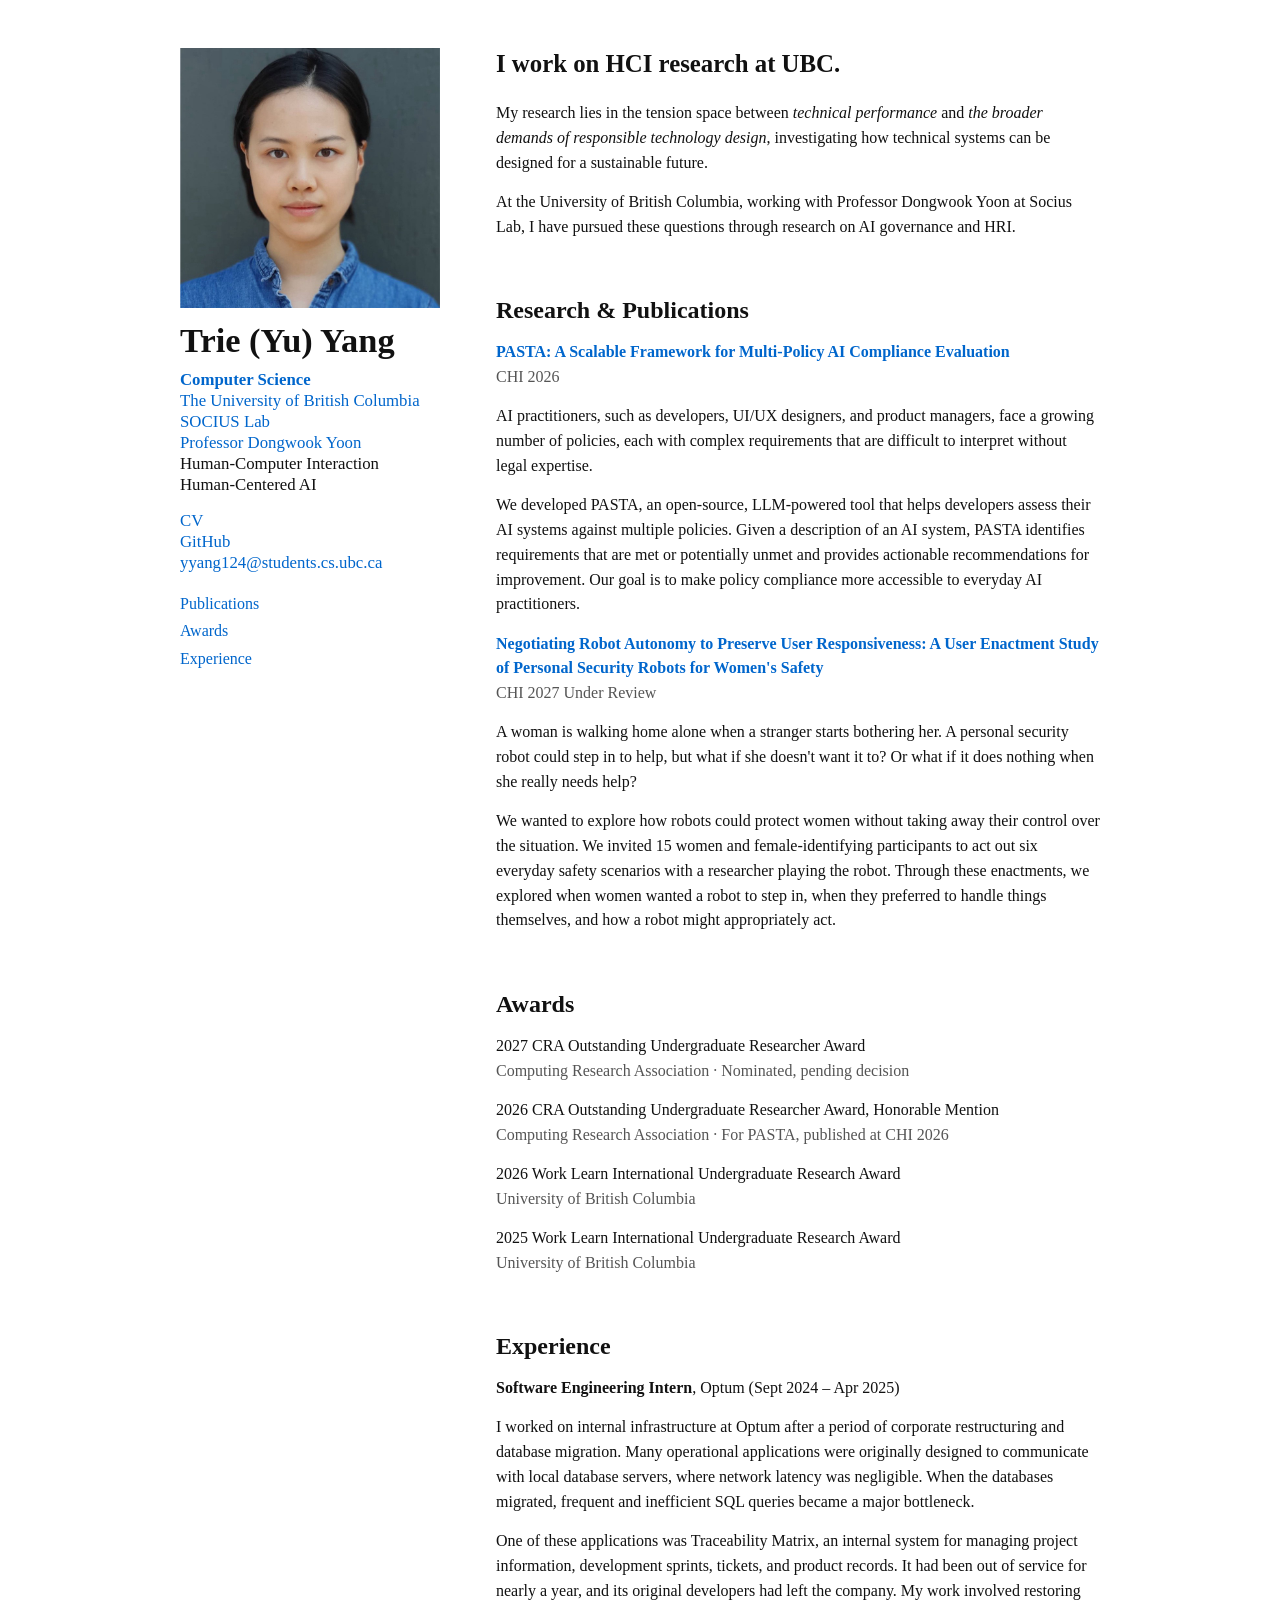
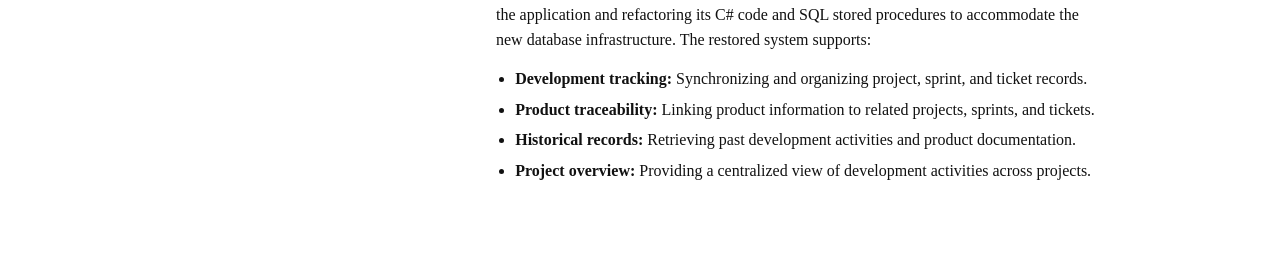
<file: index.html>
<!DOCTYPE html>
<html lang="en">
<head>
  <meta charset="UTF-8">
  <meta name="viewport" content="width=device-width, initial-scale=1">
  <title>Trie (Yu) Yang</title>
  <style>
    body {
      max-width: 920px;
      margin: 48px auto 72px;
      padding: 0 24px;
      background: #fff;
      font-family: "Times New Roman", Times, serif;
      line-height: 1.55;
      color: #111;
    }

    a { color: #0066cc; text-decoration: none; }
    a:hover { text-decoration: underline; }
    h2 { margin: 2.2em 0 0.45em; scroll-margin-top: 16px; }
    .subtitle { color: #555; }

    .layout {
      display: grid;
      grid-template-columns: 260px minmax(0, 1fr);
      column-gap: 56px;
      align-items: start;
    }

    .rail h1 {
      margin: 0.4em 0 0.35em;
      font-size: 2.15rem;
      font-weight: 700;
      line-height: 1.05;
    }
    .headshot { width: 100%; height: auto; display: block; }
    .rail p { margin: 0; font-size: 1.05rem; line-height: 1.25; }
    .rail .role { font-weight: 700; }
    .rail .contact { margin-top: 0.9em; }
    .rail nav { margin-top: 1.15em; }
    .rail nav a { display: block; margin: 0.15em 0; }

    .lede {
      margin: 0 0 0.85em;
      font-size: 1.55rem;
      font-weight: 700;
      line-height: 1.3;
    }
    main > p { margin: 0 0 0.9em; }
    main ul { margin: 0.4em 0 1em; padding-left: 1.2em; }
    main li { margin: 0.35em 0; }

    @media (max-width: 700px) {
      .layout { grid-template-columns: 1fr; row-gap: 28px; }
      .rail { max-width: 260px; }
    }
  </style>
</head>
<body>

<div class="layout">
<aside class="rail">
  <img class="headshot" src="headshot.jpeg" alt="Trie Yang">
  <h1>Trie (Yu) Yang</h1>
  <p class="role"><a href="https://www.cs.ubc.ca/">Computer Science</a></p>
  <p class="place"><a href="https://www.ubc.ca/">The University of British Columbia</a></p>
  <p class="place"><a href="https://www.cs.ubc.ca/labs/socius/">SOCIUS Lab</a></p>
  <p class="place"><a href="https://dwyoon.com/">Professor Dongwook Yoon</a></p>
  <p>Human-Computer Interaction</p>
  <p>Human-Centered AI</p>
  <p class="contact">
    <a href="cv.pdf">CV</a><br>
    <a href="https://github.com/TrieYang">GitHub</a><br>
    <a href="mailto:yyang124@students.cs.ubc.ca">yyang124@students.cs.ubc.ca</a>
  </p>
  <nav aria-label="On this page">
    <a href="#publications">Publications</a>
    <a href="#awards">Awards</a>
    <a href="#experience">Experience</a>
  </nav>
</aside>

<main>
<p class="lede">I work on HCI research at UBC.</p>
<p>My research lies in the tension space between <em>technical performance</em> and <em>the broader demands of responsible technology design</em>, investigating how technical systems can be designed for a sustainable future.</p>
<p>At the University of British Columbia, working with Professor Dongwook Yoon at Socius Lab, I have pursued these questions through research on AI governance and HRI.</p>

<h2 id="publications">Research &amp; Publications</h2>
<p>
<strong><a href="pasta.html">PASTA: A Scalable Framework for Multi-Policy AI Compliance Evaluation</a></strong><br>
<span class="subtitle">CHI 2026</span>
</p>
<p>AI practitioners, such as developers, UI/UX designers, and product managers, face a growing number of policies, each with complex requirements that are difficult to interpret without legal expertise.</p>
<p>We developed PASTA, an open-source, LLM-powered tool that helps developers assess their AI systems against multiple policies. Given a description of an AI system, PASTA identifies requirements that are met or potentially unmet and provides actionable recommendations for improvement. Our goal is to make policy compliance more accessible to everyday AI practitioners.</p>

<p>
<strong><a href="robot-autonomy.html">Negotiating Robot Autonomy to Preserve User Responsiveness: A User Enactment Study of Personal Security Robots for Women's Safety</a></strong><br>
<span class="subtitle">CHI 2027 Under Review</span>
</p>
<p>A woman is walking home alone when a stranger starts bothering her. A personal security robot could step in to help, but what if she doesn't want it to? Or what if it does nothing when she really needs help?</p>
<p>We wanted to explore how robots could protect women without taking away their control over the situation. We invited 15 women and female-identifying participants to act out six everyday safety scenarios with a researcher playing the robot. Through these enactments, we explored when women wanted a robot to step in, when they preferred to handle things themselves, and how a robot might appropriately act.</p>

<h2 id="awards">Awards</h2>
<p>
2027 CRA Outstanding Undergraduate Researcher Award<br>
<span class="subtitle">Computing Research Association · Nominated, pending decision</span>
</p>
<p>
2026 CRA Outstanding Undergraduate Researcher Award, Honorable Mention<br>
<span class="subtitle">Computing Research Association · For PASTA, published at CHI 2026</span>
</p>
<p>
2026 Work Learn International Undergraduate Research Award<br>
<span class="subtitle">University of British Columbia</span>
</p>
<p>
2025 Work Learn International Undergraduate Research Award<br>
<span class="subtitle">University of British Columbia</span>
</p>

<h2 id="experience">Experience</h2>
<p>
<strong>Software Engineering Intern</strong>, Optum (Sept 2024 – Apr 2025)
</p>
<p>I worked on internal infrastructure at Optum after a period of corporate restructuring and database migration. Many operational applications were originally designed to communicate with local database servers, where network latency was negligible. When the databases migrated, frequent and inefficient SQL queries became a major bottleneck.</p>
<p>One of these applications was Traceability Matrix, an internal system for managing project information, development sprints, tickets, and product records. It had been out of service for nearly a year, and its original developers had left the company. My work involved restoring the application and refactoring its C# code and SQL stored procedures to accommodate the new database infrastructure. The restored system supports:</p>
<ul>
  <li><strong>Development tracking:</strong> Synchronizing and organizing project, sprint, and ticket records.</li>
  <li><strong>Product traceability:</strong> Linking product information to related projects, sprints, and tickets.</li>
  <li><strong>Historical records:</strong> Retrieving past development activities and product documentation.</li>
  <li><strong>Project overview:</strong> Providing a centralized view of development activities across projects.</li>
</ul>
</main>
</div>

</body>
</html>
</file>
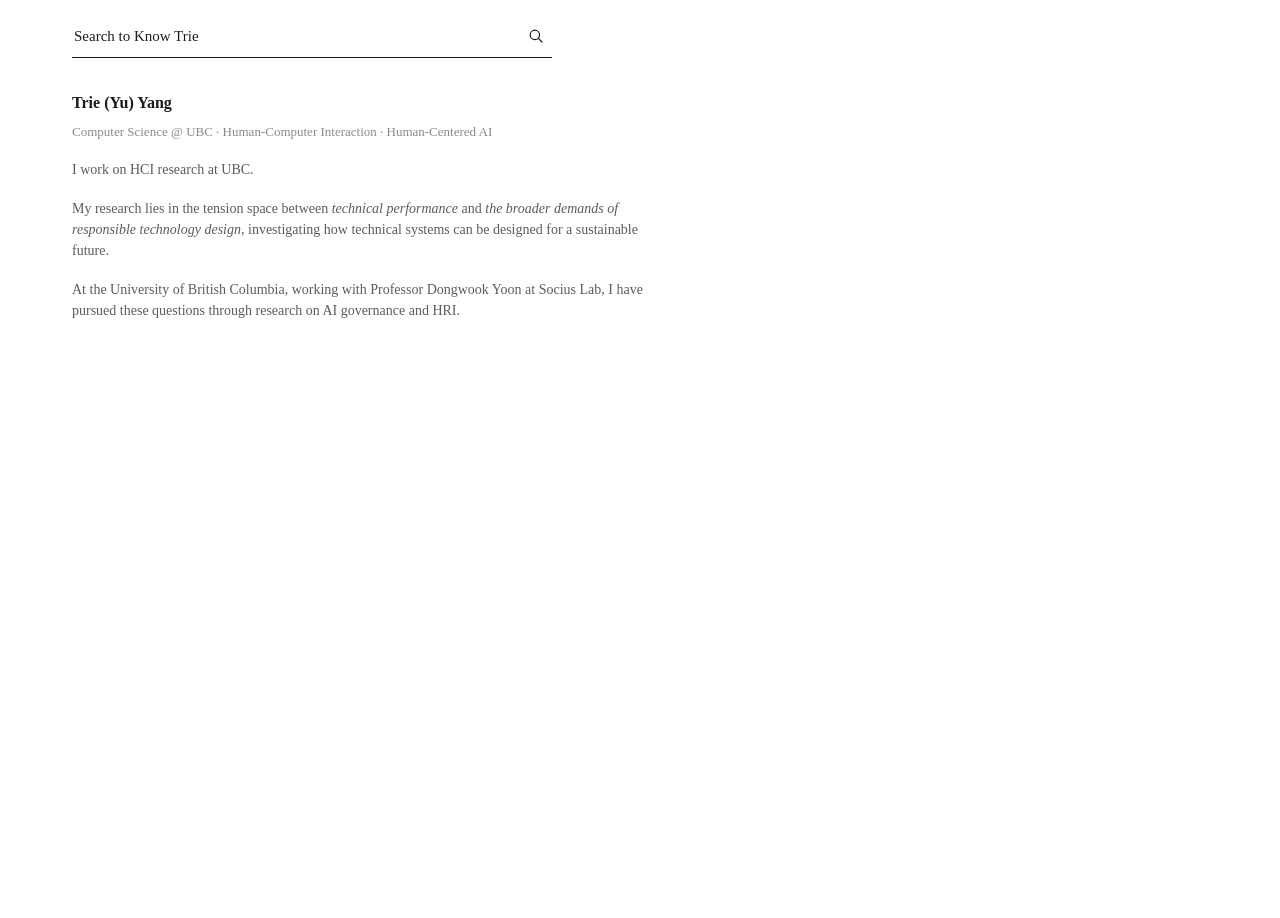
<file: about.html>
<!DOCTYPE html>
<html lang="en">
<head>
  <meta charset="UTF-8">
  <meta name="viewport" content="width=device-width, initial-scale=1">
  <title>Search to Know Trie — Trie Yang</title>
  <link rel="stylesheet" href="css/site.css?v=20">
</head>
<body class="section">
  <main class="column">
    <header class="search mast">
      <div class="bar">
        <input type="text" placeholder="Search to Know Trie" aria-label="Search for Trie" aria-expanded="false" aria-controls="suggestions" aria-autocomplete="list" autocomplete="off" autocorrect="off" spellcheck="false">
        <button class="icon-btn" type="button" aria-label="Search">
          <svg class="ico" viewBox="0 0 24 24" width="18" height="18" aria-hidden="true">
            <circle cx="10.5" cy="10.5" r="6.25" fill="none" stroke="currentColor" stroke-width="1.6"/>
            <path d="M15.2 15.2 L20 20" fill="none" stroke="currentColor" stroke-width="1.6" stroke-linecap="round"/>
          </svg>
        </button>
      </div>
    </header>
    <div class="prose">
      <p class="lead">Trie (Yu) Yang</p>
      <p class="sub">Computer Science @ UBC · Human-Computer Interaction · Human-Centered AI</p>
      <p>I work on HCI research at UBC.</p>
      <p>My research lies in the tension space between <em>technical performance</em> and <em>the broader demands of responsible technology design</em>, investigating how technical systems can be designed for a sustainable future. </p>
      <p>At the University of British Columbia, working with Professor Dongwook Yoon at Socius Lab, I have pursued these questions through research on AI governance and HRI.</p>
    </div>
  </main>
  <script src="js/site.js?v=14"></script>
</body>
</html>
</file>
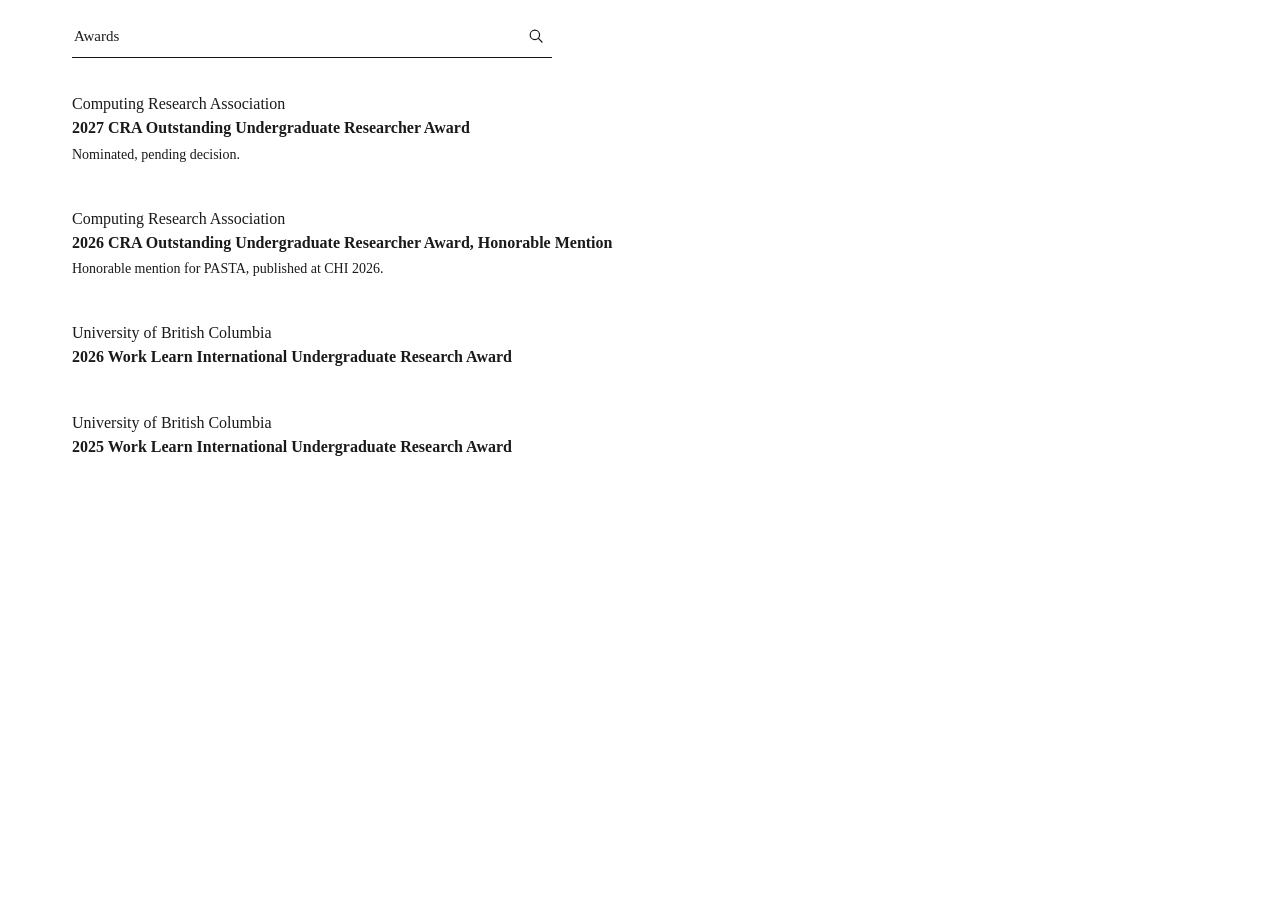
<file: awards.html>
<!DOCTYPE html>
<html lang="en">
<head>
  <meta charset="UTF-8">
  <meta name="viewport" content="width=device-width, initial-scale=1">
  <title>Awards — Trie Yang</title>
  <link rel="stylesheet" href="css/site.css?v=20">
</head>
<body class="section">
  <main class="column">
    <header class="search mast">
      <div class="bar">
        <input type="text" placeholder="Awards" aria-label="Search for Trie" aria-expanded="false" aria-controls="suggestions" aria-autocomplete="list" autocomplete="off" autocorrect="off" spellcheck="false">
        <button class="icon-btn" type="button" aria-label="Search">
          <svg class="ico" viewBox="0 0 24 24" width="18" height="18" aria-hidden="true">
            <circle cx="10.5" cy="10.5" r="6.25" fill="none" stroke="currentColor" stroke-width="1.6"/>
            <path d="M15.2 15.2 L20 20" fill="none" stroke="currentColor" stroke-width="1.6" stroke-linecap="round"/>
          </svg>
        </button>
      </div>
    </header>
    <div class="entries">
      <article class="entry">
        <p class="award-org">Computing Research Association</p>
        <h2 class="award-name">2027 CRA Outstanding Undergraduate Researcher Award</h2>
        <p class="award-note">Nominated, pending decision.</p>
      </article>
      <article class="entry">
        <p class="award-org">Computing Research Association</p>
        <h2 class="award-name">2026 CRA Outstanding Undergraduate Researcher Award, Honorable Mention</h2>
        <p class="award-note">Honorable mention for PASTA, published at CHI 2026.</p>
      </article>
      <article class="entry">
        <p class="award-org">University of British Columbia</p>
        <h2 class="award-name">2026 Work Learn International Undergraduate Research Award</h2>
      </article>
      <article class="entry">
        <p class="award-org">University of British Columbia</p>
        <h2 class="award-name">2025 Work Learn International Undergraduate Research Award</h2>
      </article>
    </div>
  </main>
  <script src="js/site.js?v=14"></script>
</body>
</html>
</file>
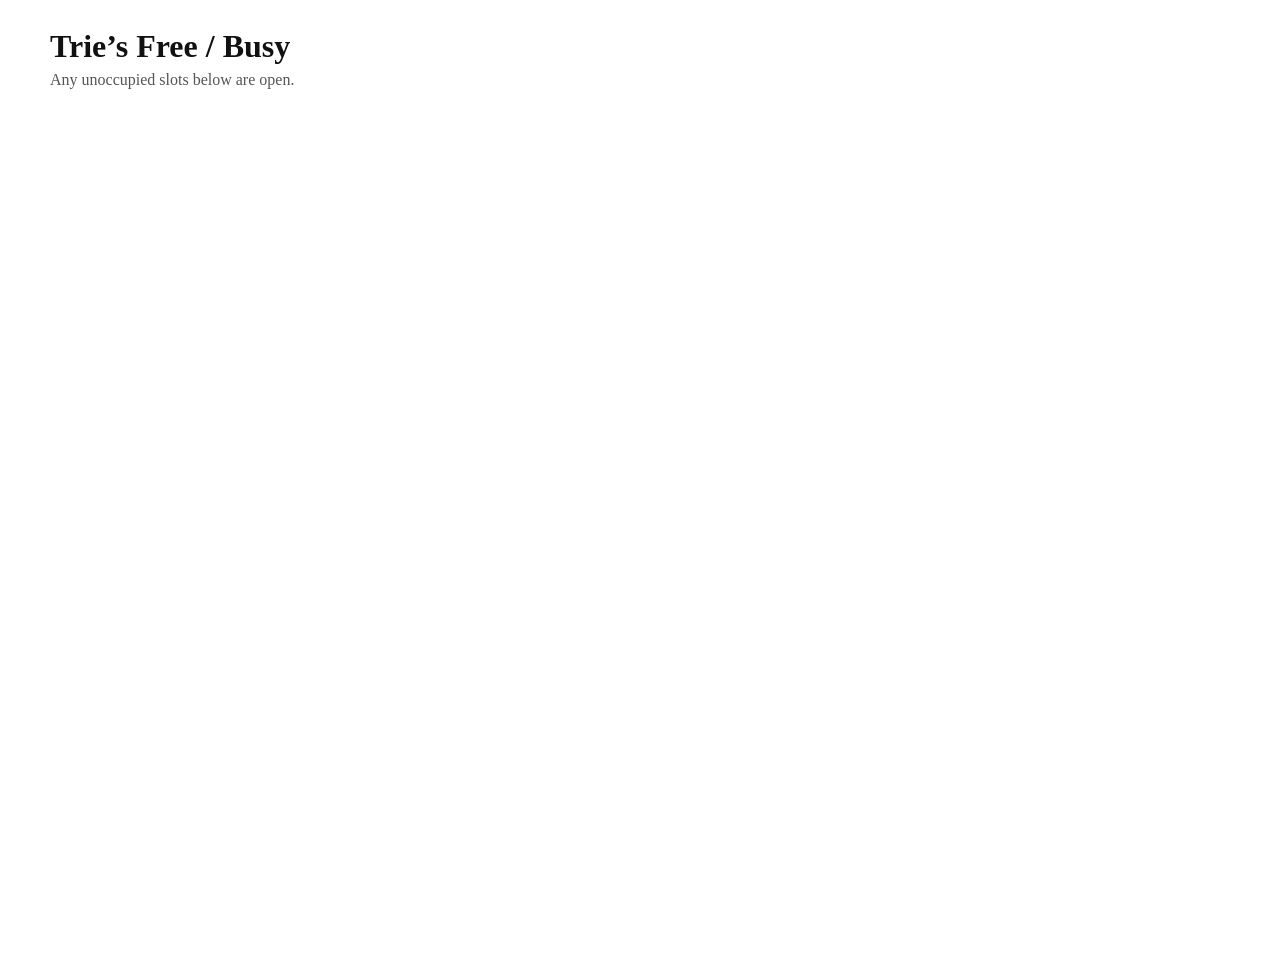
<file: calendar.html>
<!DOCTYPE html>
<html lang="en">
<head>
  <meta charset="UTF-8" />
  <title>Trie’s Free / Busy</title>
  <meta name="viewport" content="width=device-width, initial-scale=1" />
  <style>
    :root { --max: 1180px; } /* tweak: 1100–1250 to taste */

    body{
      font-family: "Times New Roman", Times, serif;
      margin: 0;
      background: #fff;
      color: #111;
    }

    .wrap{
      max-width: var(--max);
      margin: 28px auto 40px;
      padding: 0 18px;
    }

    h1{ font-size: 2rem; margin: 0 0 6px; }
    p{ margin: 0 0 18px; color: #555; }

    .cal{
      width: 100%;
      height: 820px;       
      border: 0;
      border-radius: 18px; 
      overflow: hidden; 
      display: block;
    }
  </style>
</head>

<body>
  <div class="wrap">
    <h1>Trie’s Free / Busy</h1>
    <p>Any unoccupied slots below are open.</p>

    <iframe
      class="cal"
      scrolling="no"
      referrerpolicy="no-referrer-when-downgrade"
      src="https://calendar.google.com/calendar/embed?src=trieyang33%40gmail.com&ctz=America%2FVancouver">
    </iframe>
  </div>

  <script>    const iframe = document.querySelector('iframe.cal');
    const url = new URL(iframe.src);
    url.searchParams.set('mode', 'WEEK');            // default to week view
    url.searchParams.set('ctz', 'America/Vancouver'); // optional: lock timezone
    iframe.src = url.toString();
  </script>
</body>
</html>
</file>
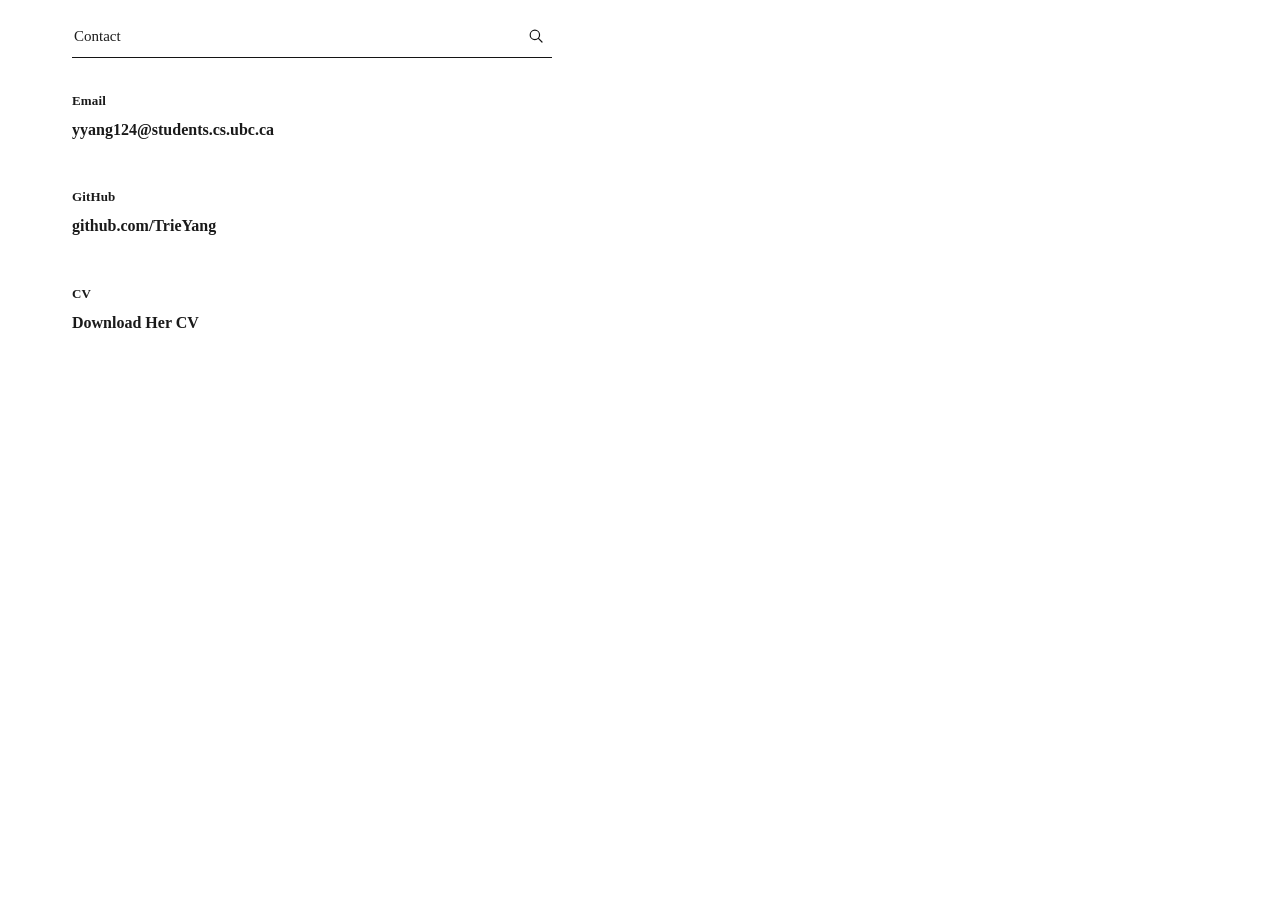
<file: contact.html>
<!DOCTYPE html>
<html lang="en">
<head>
  <meta charset="UTF-8">
  <meta name="viewport" content="width=device-width, initial-scale=1">
  <title>Contact — Trie Yang</title>
  <link rel="stylesheet" href="css/site.css?v=20">
</head>
<body class="section">
  <main class="column">
    <header class="search mast">
      <div class="bar">
        <input type="text" placeholder="Contact" aria-label="Search for Trie" aria-expanded="false" aria-controls="suggestions" aria-autocomplete="list" autocomplete="off" autocorrect="off" spellcheck="false">
        <button class="icon-btn" type="button" aria-label="Search">
          <svg class="ico" viewBox="0 0 24 24" width="18" height="18" aria-hidden="true">
            <circle cx="10.5" cy="10.5" r="6.25" fill="none" stroke="currentColor" stroke-width="1.6"/>
            <path d="M15.2 15.2 L20 20" fill="none" stroke="currentColor" stroke-width="1.6" stroke-linecap="round"/>
          </svg>
        </button>
      </div>
    </header>
    <div class="entries">
      <article class="entry">
        <p class="entry-venue">Email</p>
        <h2 class="entry-title"><a href="mailto:yyang124@students.cs.ubc.ca">yyang124@students.cs.ubc.ca</a></h2>
      </article>
      <article class="entry">
        <p class="entry-venue">GitHub</p>
        <h2 class="entry-title"><a href="https://github.com/TrieYang">github.com/TrieYang</a></h2>
      </article>
      <article class="entry">
        <p class="entry-venue">CV</p>
        <h2 class="entry-title"><a href="cv.pdf" download>Download Her CV</a></h2>
      </article>
    </div>
  </main>
  <script src="js/site.js?v=14"></script>
</body>
</html>
</file>
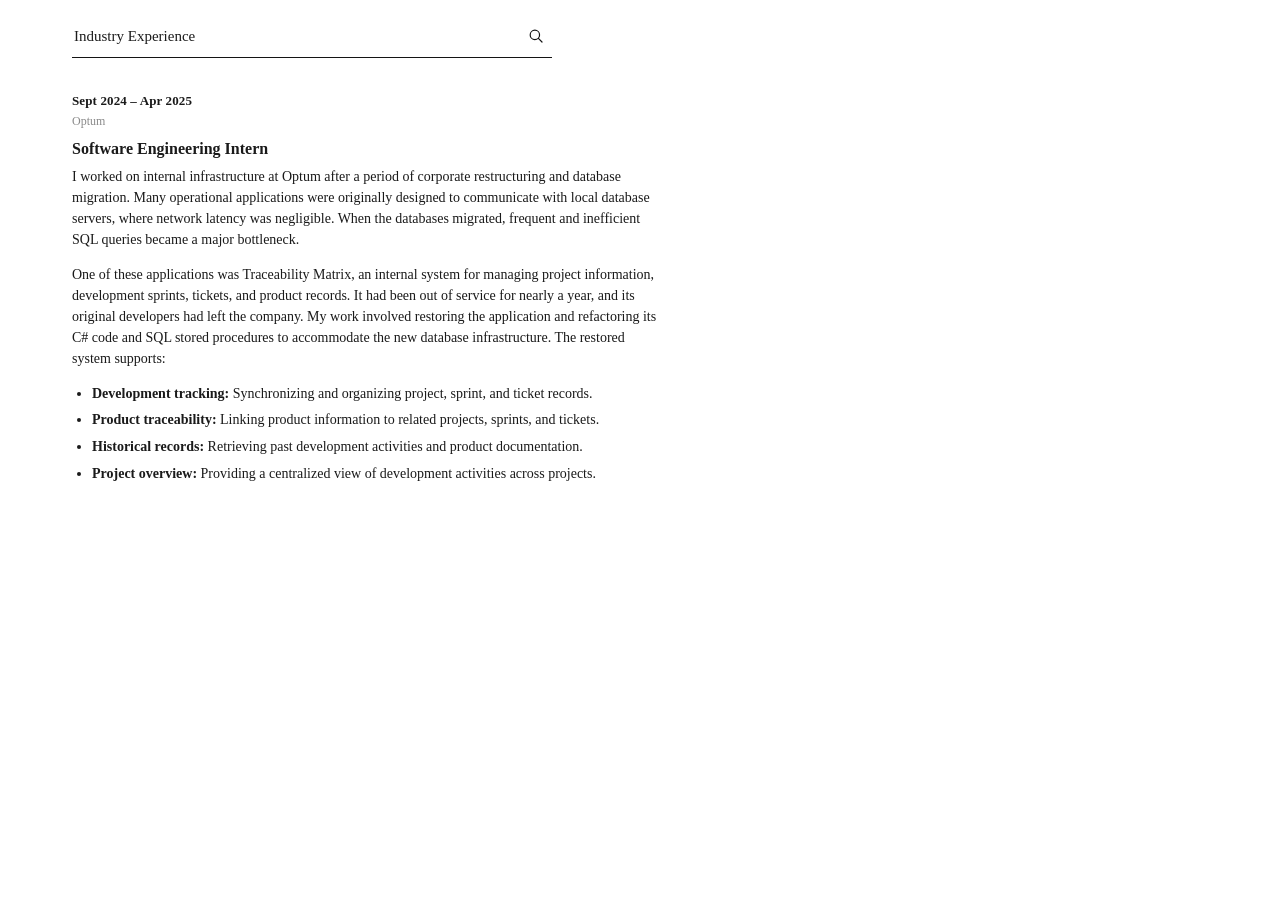
<file: experience.html>
<!DOCTYPE html>
<html lang="en">
<head>
  <meta charset="UTF-8">
  <meta name="viewport" content="width=device-width, initial-scale=1">
  <title>Industry Experience — Trie Yang</title>
  <link rel="stylesheet" href="css/site.css?v=20">
</head>
<body class="section">
  <main class="column">
    <header class="search mast">
      <div class="bar">
        <input type="text" placeholder="Industry Experience" aria-label="Search for Trie" aria-expanded="false" aria-controls="suggestions" aria-autocomplete="list" autocomplete="off" autocorrect="off" spellcheck="false">
        <button class="icon-btn" type="button" aria-label="Search">
          <svg class="ico" viewBox="0 0 24 24" width="18" height="18" aria-hidden="true">
            <circle cx="10.5" cy="10.5" r="6.25" fill="none" stroke="currentColor" stroke-width="1.6"/>
            <path d="M15.2 15.2 L20 20" fill="none" stroke="currentColor" stroke-width="1.6" stroke-linecap="round"/>
          </svg>
        </button>
      </div>
    </header>
    <div class="entries">
      <article class="entry">
        <p class="entry-venue">Sept 2024 – Apr 2025</p>
        <p class="entry-url">Optum</p>
        <h2 class="entry-title">Software Engineering Intern</h2>
        <div class="entry-body">
          <p>I worked on internal infrastructure at Optum after a period of corporate restructuring and database migration. Many operational applications were originally designed to communicate with local database servers, where network latency was negligible. When the databases migrated, frequent and inefficient SQL queries became a major bottleneck.</p>
          <p>One of these applications was Traceability Matrix, an internal system for managing project information, development sprints, tickets, and product records. It had been out of service for nearly a year, and its original developers had left the company. My work involved restoring the application and refactoring its C# code and SQL stored procedures to accommodate the new database infrastructure. The restored system supports:</p>
          <ul>
            <li><strong>Development tracking:</strong> Synchronizing and organizing project, sprint, and ticket records.</li>
            <li><strong>Product traceability:</strong> Linking product information to related projects, sprints, and tickets.</li>
            <li><strong>Historical records:</strong> Retrieving past development activities and product documentation.</li>
            <li><strong>Project overview:</strong> Providing a centralized view of development activities across projects.</li>
          </ul>
        </div>
      </article>
    </div>
  </main>
  <script src="js/site.js?v=14"></script>
</body>
</html>
</file>
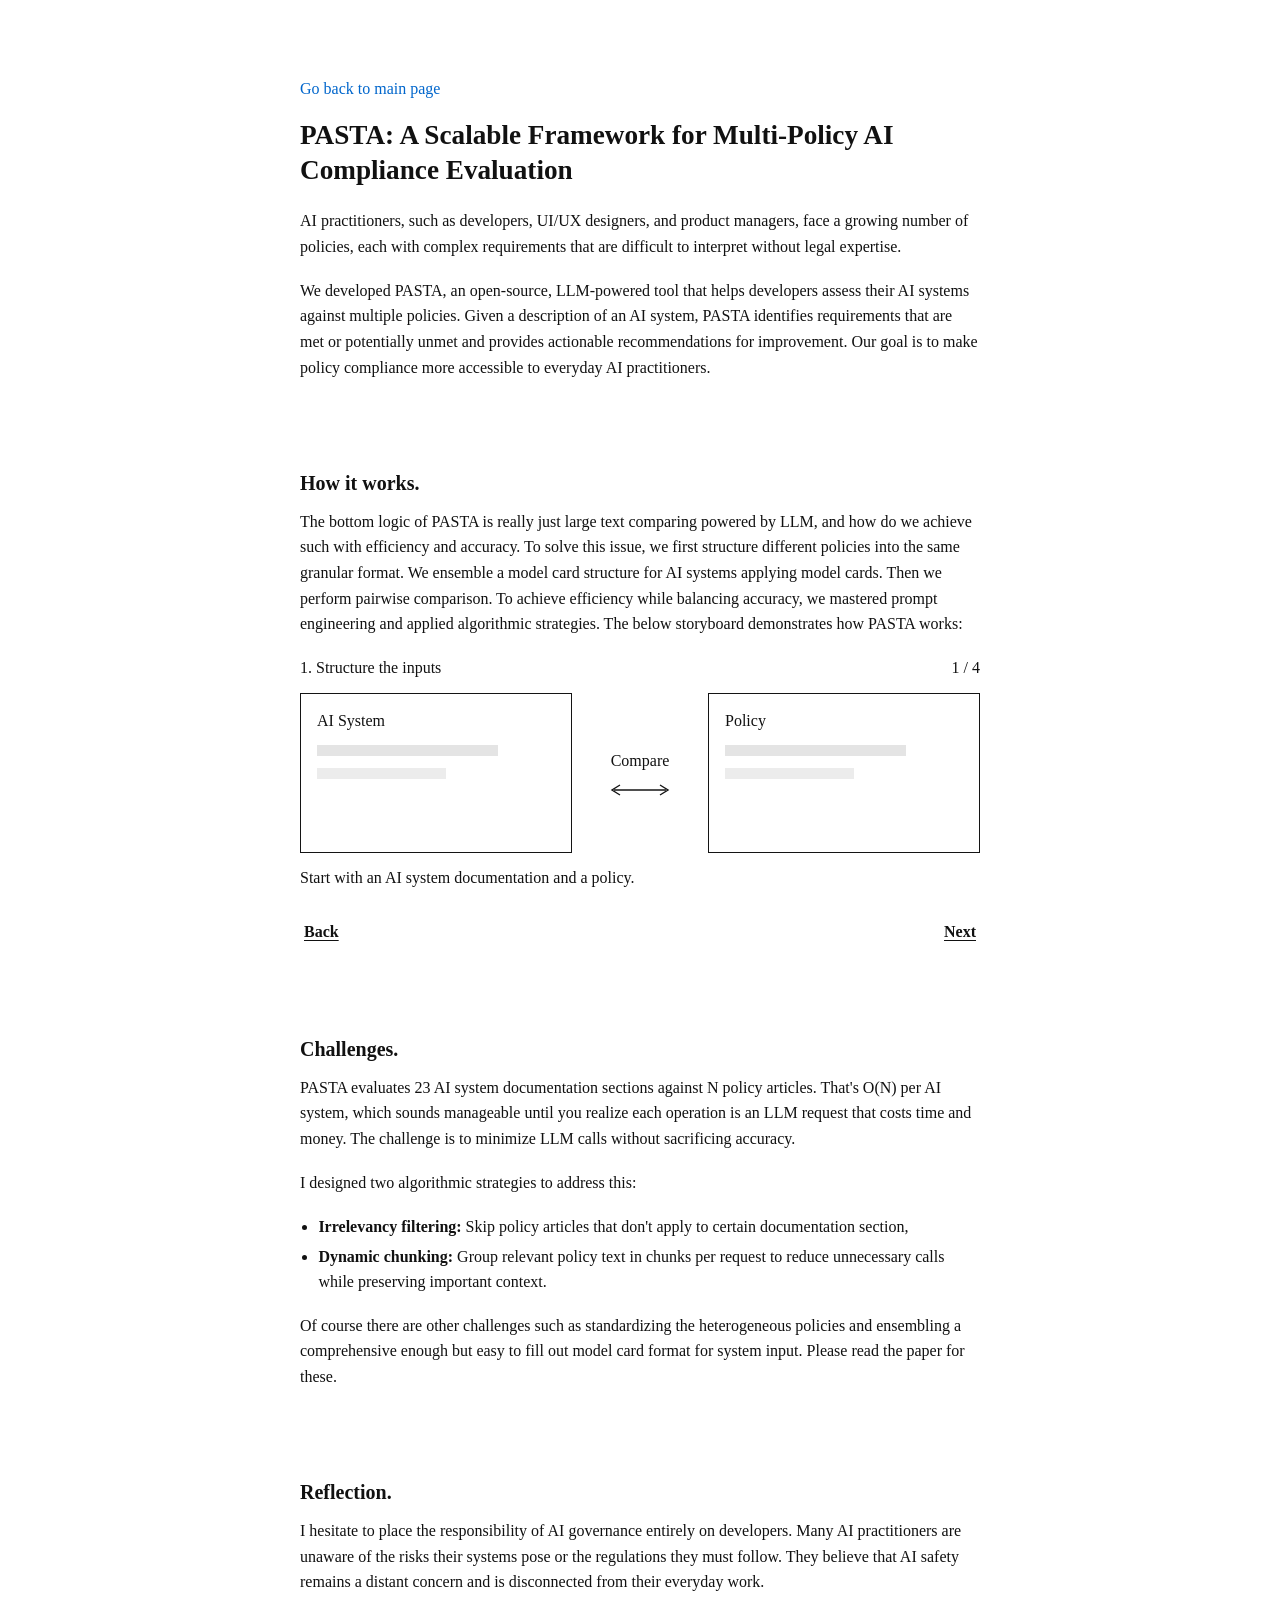
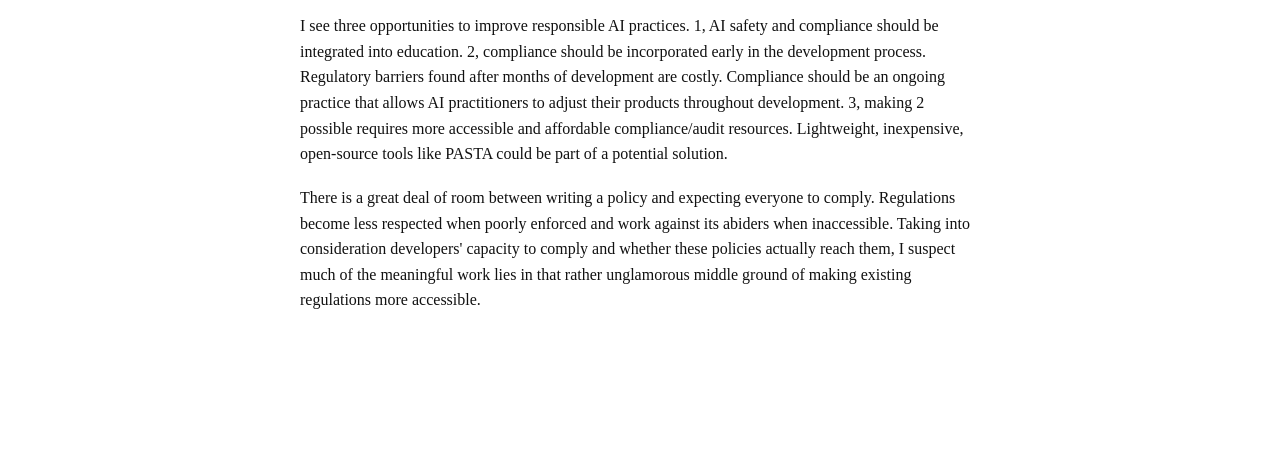
<file: pasta.html>
<!DOCTYPE html>
<html lang="en">
<head>
  <meta charset="UTF-8">
  <meta name="viewport" content="width=device-width, initial-scale=1">
  <title>PASTA — Trie Yang</title>
  <link rel="stylesheet" href="css/site.css?v=20">
  <link rel="stylesheet" href="css/classic.css?v=2">
</head>
<body class="article">
  <div class="article-grid">
    <p class="home-link"><a href="index.html">Go back to main page</a></p>
    <header class="article-head">
      <h1 class="article-title">PASTA: A Scalable Framework for Multi-Policy AI Compliance Evaluation</h1>
    </header>
    <article class="article-body">
      <section id="overview">
        <p>AI practitioners, such as developers, UI/UX designers, and product managers, face a growing number of policies, each with complex requirements that are difficult to interpret without legal expertise.</p>
        <p>We developed PASTA, an open-source, LLM-powered tool that helps developers assess their AI systems against multiple policies. Given a description of an AI system, PASTA identifies requirements that are met or potentially unmet and provides actionable recommendations for improvement. Our goal is to make policy compliance more accessible to everyday AI practitioners.</p>
      </section>

      <section id="how">
        <h2>How it works.</h2>
        <p>The bottom logic of PASTA is really just large text comparing powered by LLM, and how do we achieve such with efficiency and accuracy. To solve this issue, we first structure different policies into the same granular format. We ensemble a model card structure for AI systems applying model cards. Then we perform pairwise comparison. To achieve efficiency while balancing accuracy, we mastered prompt engineering and applied algorithmic strategies. The below storyboard demonstrates how PASTA works: </p>

        <div class="carousel" data-carousel>
          <div class="panel is-active">
            <div class="step-head">
              <span>1. Structure the inputs</span>
              <span class="step-count">1 / 4</span>
            </div>
            <div class="pair">
              <div class="box">
                <div class="box-label">AI System</div>
                <div class="ghost"></div>
                <div class="ghost short"></div>
              </div>
              <div class="compare-mid">
                <div>Compare</div>
                <svg viewBox="0 0 72 16" width="72" height="16" aria-hidden="true">
                  <line x1="10" y1="8" x2="62" y2="8" stroke="#141414" stroke-width="1.4"/>
                  <polyline points="16,3 8,8 16,13" fill="none" stroke="#141414" stroke-width="1.4"/>
                  <polyline points="56,3 64,8 56,13" fill="none" stroke="#141414" stroke-width="1.4"/>
                </svg>
              </div>
              <div class="box">
                <div class="box-label">Policy</div>
                <div class="ghost"></div>
                <div class="ghost short"></div>
              </div>
            </div>
            <p class="caption">Start with an AI system documentation and a policy.</p>
            <div class="step-nav">
              <button type="button" data-dir="-1">Back</button>
              <button type="button" data-dir="1">Next</button>
            </div>
          </div>

          <div class="panel" hidden>
            <div class="step-head">
              <span>2. Compare relevant pairs</span>
              <span class="step-count">2 / 4</span>
            </div>
            <div class="pair">
              <div class="box">
                <div class="box-label">AI System</div>
                <div class="ghost tag">Section 1</div>
                <div class="ghost short"></div>
              </div>
              <div class="compare-mid">
                <div>Compare</div>
                <svg viewBox="0 0 72 16" width="72" height="16" aria-hidden="true">
                  <line x1="10" y1="8" x2="62" y2="8" stroke="#141414" stroke-width="1.4"/>
                  <polyline points="16,3 8,8 16,13" fill="none" stroke="#141414" stroke-width="1.4"/>
                  <polyline points="56,3 64,8 56,13" fill="none" stroke="#141414" stroke-width="1.4"/>
                </svg>
              </div>
              <div class="box">
                <div class="box-label">Policy</div>
                <div class="ghost tag">Article 1</div>
                <div class="ghost short"></div>
              </div>
            </div>
            <p class="caption">Examine an individual pair to if measures documented in section 1 is compliant to article 1.</p>
            <div class="step-nav">
              <button type="button" data-dir="-1">Back</button>
              <button type="button" data-dir="1">Next</button>
            </div>
          </div>

          <div class="panel" hidden>
            <div class="step-head">
              <span>3. Repeat evaluation (not every pair!)</span>
              <span class="step-count">3 / 4</span>
            </div>
            <div class="matrix" aria-hidden="true">
              <div></div>
              <div class="mx-col">Article 1</div>
              <div class="mx-col">Article 2</div>
              <div class="mx-col">Article 3</div>
              <div class="mx-col">Article 4</div>
              <div class="mx-col">Article 5</div>
              <div class="mx-col">Article 6</div>
              <div class="mx-col">...</div>
              <div class="mx-row">Section 1</div>
              <div class="mx-cell"></div><div class="mx-cell"></div><div class="mx-cell"></div><div class="mx-cell"></div><div class="mx-cell"></div><div class="mx-cell"></div><div class="mx-cell"></div>
              <div class="mx-row">Section 2</div>
              <div class="mx-cell"></div><div class="mx-cell"></div><div class="mx-cell"></div><div class="mx-cell"></div><div class="mx-cell"></div><div class="mx-cell"></div><div class="mx-cell"></div>
              <div class="mx-row">Section 3</div>
              <div class="mx-cell"></div><div class="mx-cell"></div><div class="mx-cell"></div><div class="mx-cell"></div><div class="mx-cell"></div><div class="mx-cell"></div><div class="mx-cell"></div>
              <div class="mx-row">...</div>
              <div class="mx-cell"></div><div class="mx-cell"></div><div class="mx-cell"></div><div class="mx-cell"></div><div class="mx-cell"></div><div class="mx-cell"></div><div class="mx-cell"></div>
            </div>
            <p class="sr">A grid of system sections against policy articles. Irrelevant pairs are skipped.</p>
            <p class="caption">Repeat the comparison process for every relevant pair, skip irrelevant pairs, e.g., System intended use vs. Shareholder policy article</p>
            <div class="step-nav">
              <button type="button" data-dir="-1">Back</button>
              <button type="button" data-dir="1">Next</button>
            </div>
          </div>

          <div class="panel" hidden>
            <div class="step-head">
              <span>4. Aggregate pair-wise comparison result</span>
              <span class="step-count">4 / 4</span>
            </div>
            <div class="pair">
              <div class="box">
                <div class="box-label">Visualized heatmap</div>
                <div class="heat" aria-hidden="true">
                  <i style="background:#eee"></i><i style="background:#ddd"></i><i style="background:#ccc"></i><i style="background:#bbb"></i><i style="background:#e4e4e4"></i><i style="background:#d5d5d5"></i><i style="background:#cfcfcf"></i><i style="background:#e8e8e8"></i>
                  <i style="background:#e8e8e8"></i><i style="background:#d0d0d0"></i><i style="background:#9a9a9a"></i><i style="background:#6e6e6e"></i><i style="background:#bdbdbd"></i><i style="background:#dedede"></i><i style="background:#c8c8c8"></i><i style="background:#eee"></i>
                  <i style="background:#ddd"></i><i style="background:#c4c4c4"></i><i style="background:#8a8a8a"></i><i style="background:#555"></i><i style="background:#7a7a7a"></i><i style="background:#cfcfcf"></i><i style="background:#e2e2e2"></i><i style="background:#d8d8d8"></i>
                  <i style="background:#ececec"></i><i style="background:#d8d8d8"></i><i style="background:#b0b0b0"></i><i style="background:#9a9a9a"></i><i style="background:#888"></i><i style="background:#c0c0c0"></i><i style="background:#dedede"></i><i style="background:#e6e6e6"></i>
                </div>
              </div>
              <div class="compare-mid" aria-hidden="true"></div>
              <div class="box">
                <div class="box-label">Text Summaries</div>
                <div class="bars" aria-hidden="true"><span></span><span></span><span></span></div>
              </div>
            </div>
            <p class="caption">Pair-wise comparison result is directly presented to user as a heatmap, while being fed back in to LLM to be aggregated as text summaries.</p>
            <div class="step-nav">
              <button type="button" data-dir="-1">Back</button>
              <button type="button" data-dir="0">Start again</button>
            </div>
          </div>
        </div>

      </section>

      <section id="challenges">
        <h2>Challenges.</h2>
        <p>PASTA evaluates 23 AI system documentation sections against N policy articles. That's O(N) per AI system, which sounds manageable until you realize each operation is an LLM request that costs time and money. The challenge is to minimize LLM calls without sacrificing accuracy.</p>
        <p>I designed two algorithmic strategies to address this:</p>
        <ul>
          <li><strong>Irrelevancy filtering:</strong> Skip policy articles that don't apply to certain documentation section,</li>
          <li><strong>Dynamic chunking:</strong> Group relevant policy text in chunks per request to reduce unnecessary calls while preserving important context.</li>
        </ul>
        <p>Of course there are other challenges such as standardizing the heterogeneous policies and ensembling a comprehensive enough but easy to fill out model card format for system input. Please read the paper for these.</p>
      </section>

      <section id="reflection">
        <h2>Reflection.</h2>
        <p>I hesitate to place the responsibility of AI governance entirely on developers. Many AI practitioners are unaware of the risks their systems pose or the regulations they must follow. They believe that AI safety remains a distant concern and is disconnected from their everyday work.</p>
        <p>I see three opportunities to improve responsible AI practices. 1, AI safety and compliance should be integrated into education. 2, compliance should be incorporated early in the development process. Regulatory barriers found after months of development are costly. Compliance should be an ongoing practice that allows AI practitioners to adjust their products throughout development. 3, making 2 possible requires more accessible and affordable compliance/audit resources. Lightweight, inexpensive, open-source tools like PASTA could be part of a potential solution.</p>
        <p>There is a great deal of room between writing a policy and expecting everyone to comply. Regulations become less respected when poorly enforced and work against its abiders when inaccessible. Taking into consideration developers' capacity to comply and whether these policies actually reach them, I suspect much of the meaningful work lies in that rather unglamorous middle ground of making existing regulations more accessible.</p>
      </section>
    </article>
  </div>
  <script src="js/site.js?v=14"></script>
</body>
</html>
</file>
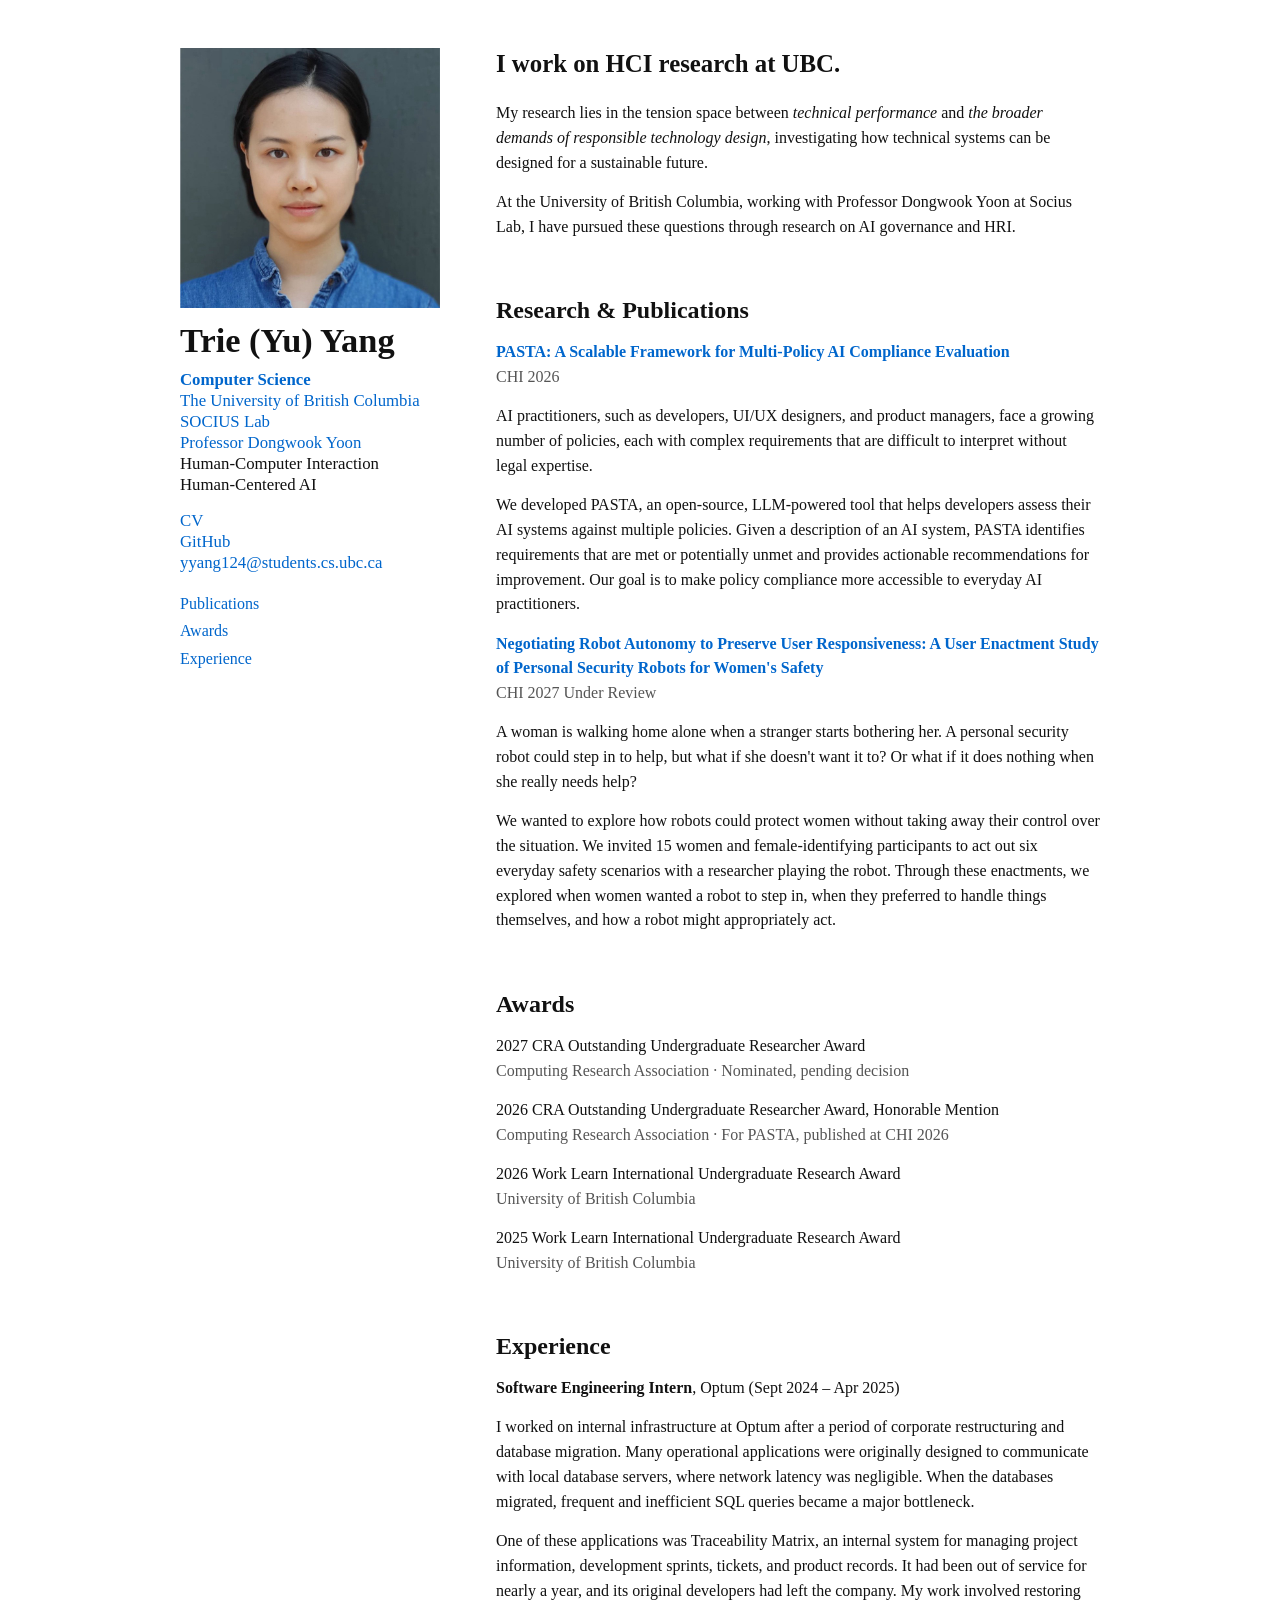
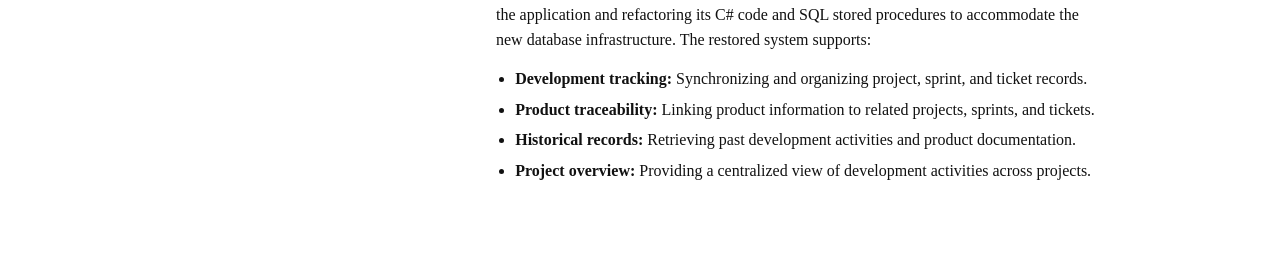
<file: previous.html>
<!DOCTYPE html>
<html lang="en">
<head>
  <meta charset="UTF-8">
  <meta name="viewport" content="width=device-width, initial-scale=1">
  <title>Trie (Yu) Yang</title>
  <link rel="canonical" href="index.html">
  <meta http-equiv="refresh" content="0; url=index.html">
  <script>location.replace("index.html");</script>
</head>
<body>
  <p><a href="index.html">Go back to main page</a></p>
</body>
</html>
</file>
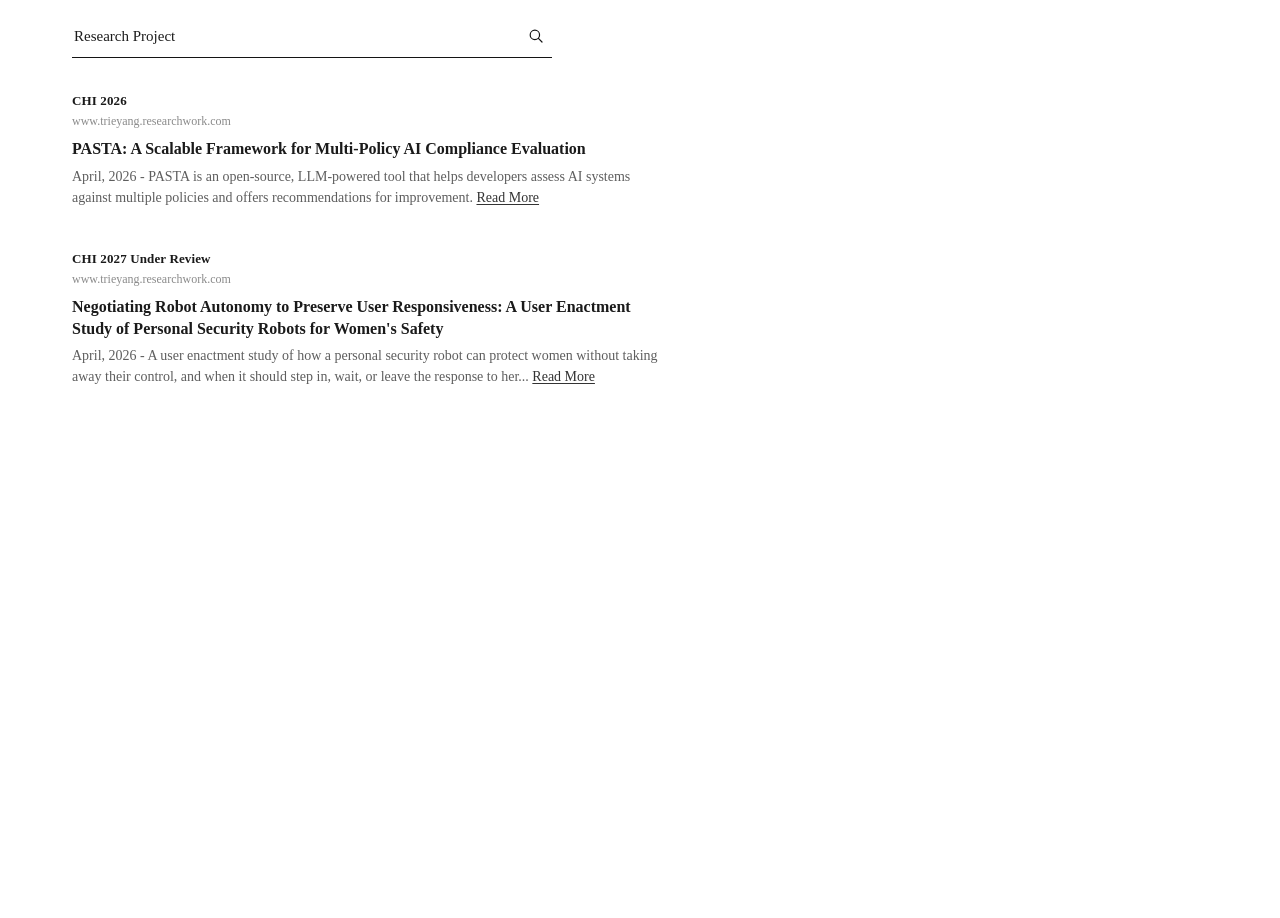
<file: research.html>
<!DOCTYPE html>
<html lang="en">
<head>
  <meta charset="UTF-8">
  <meta name="viewport" content="width=device-width, initial-scale=1">
  <title>Research Project — Trie Yang</title>
  <link rel="stylesheet" href="css/site.css?v=20">
</head>
<body class="section">
  <main class="column">
    <header class="search mast">
      <div class="bar">
        <input type="text" placeholder="Research Project" aria-label="Search for Trie" aria-expanded="false" aria-controls="suggestions" aria-autocomplete="list" autocomplete="off" autocorrect="off" spellcheck="false">
        <button class="icon-btn" type="button" aria-label="Search">
          <svg class="ico" viewBox="0 0 24 24" width="18" height="18" aria-hidden="true">
            <circle cx="10.5" cy="10.5" r="6.25" fill="none" stroke="currentColor" stroke-width="1.6"/>
            <path d="M15.2 15.2 L20 20" fill="none" stroke="currentColor" stroke-width="1.6" stroke-linecap="round"/>
          </svg>
        </button>
      </div>
    </header>
    <div class="entries">
      <article class="entry">
        <p class="entry-venue">CHI 2026</p>
        <p class="entry-url">www.trieyang.researchwork.com</p>
        <h2 class="entry-title"><a href="pasta.html">PASTA: A Scalable Framework for Multi-Policy AI Compliance Evaluation</a></h2>
        <p class="entry-summary">April, 2026 - PASTA is an open-source, LLM-powered tool that helps developers assess AI systems against multiple policies and offers recommendations for improvement. <a class="more" href="pasta.html">Read More</a></p>
      </article>
      <article class="entry">
        <p class="entry-venue">CHI 2027 Under Review</p>
        <p class="entry-url">www.trieyang.researchwork.com</p>
        <h2 class="entry-title"><a href="robot-autonomy.html">Negotiating Robot Autonomy to Preserve User Responsiveness: A User Enactment Study of Personal Security Robots for Women's Safety</a></h2>
        <p class="entry-summary">April, 2026 - A user enactment study of how a personal security robot can protect women without taking away their control, and when it should step in, wait, or leave the response to her... <a class="more" href="robot-autonomy.html">Read More</a></p>
      </article>
    </div>
  </main>
  <script src="js/site.js?v=14"></script>
</body>
</html>
</file>
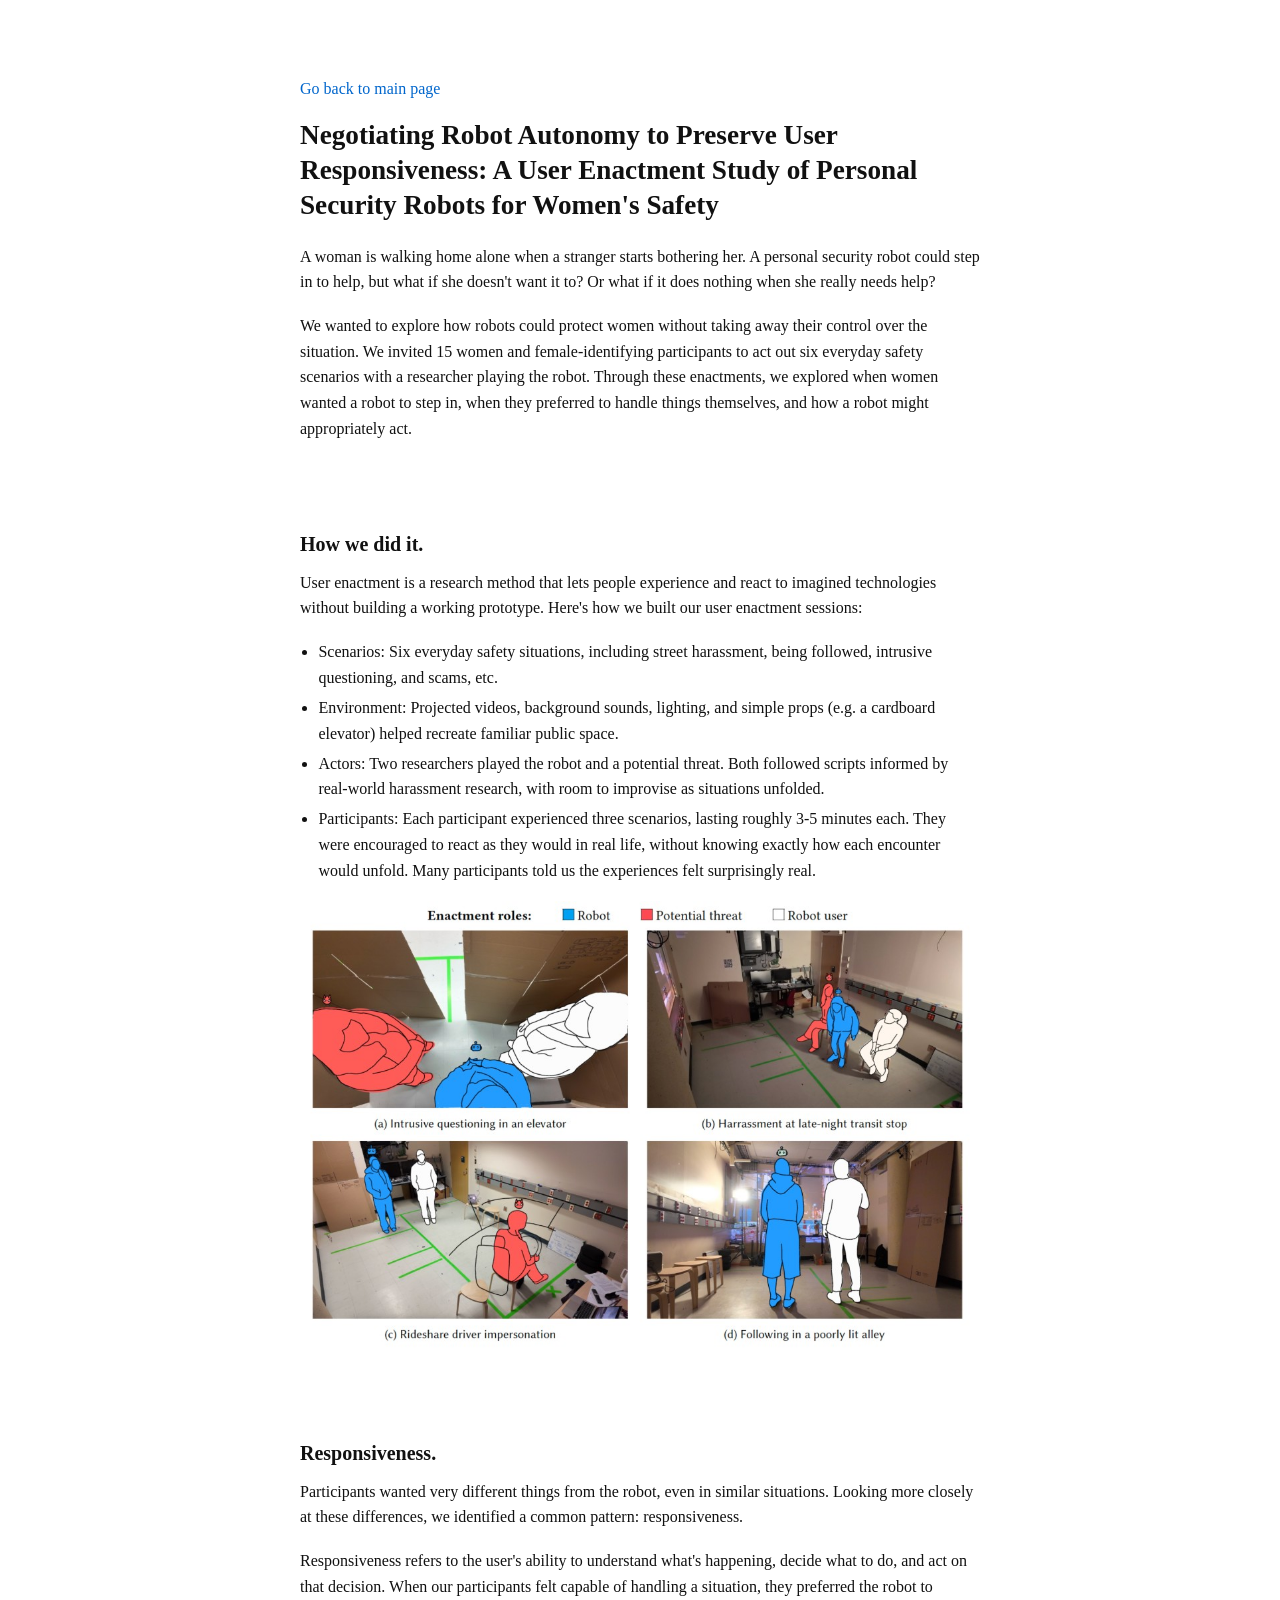
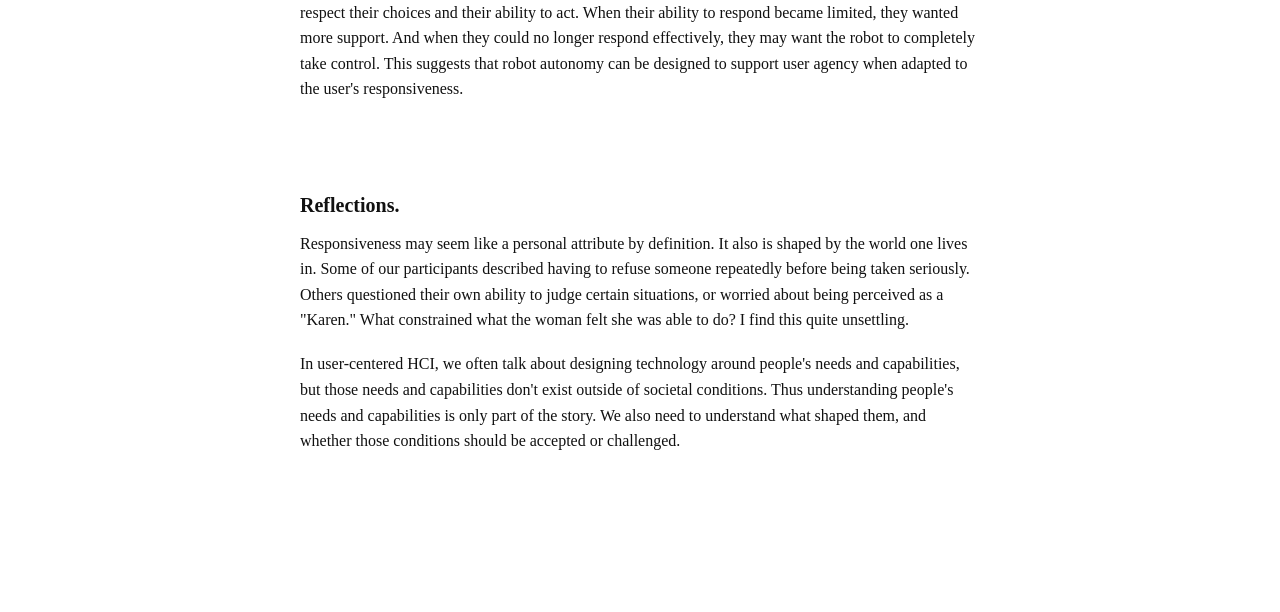
<file: robot-autonomy.html>
<!DOCTYPE html>
<html lang="en">
<head>
  <meta charset="UTF-8">
  <meta name="viewport" content="width=device-width, initial-scale=1">
  <title>Robot Autonomy — Trie Yang</title>
  <link rel="stylesheet" href="css/site.css?v=20">
  <link rel="stylesheet" href="css/classic.css?v=2">
</head>
<body class="article">
  <div class="article-grid">
    <p class="home-link"><a href="index.html">Go back to main page</a></p>
    <header class="article-head">
      <h1 class="article-title">Negotiating Robot Autonomy to Preserve User Responsiveness: A User Enactment Study of Personal Security Robots for Women's Safety</h1>
    </header>
    <article class="article-body">
      <section id="overview">
        <p>A woman is walking home alone when a stranger starts bothering her. A personal security robot could step in to help, but what if she doesn't want it to? Or what if it does nothing when she really needs help?</p>
        <p>We wanted to explore how robots could protect women without taking away their control over the situation. We invited 15 women and female-identifying participants to act out six everyday safety scenarios with a researcher playing the robot. Through these enactments, we explored when women wanted a robot to step in, when they preferred to handle things themselves, and how a robot might appropriately act.</p>
      </section>

      <section id="method">
        <h2>How we did it.</h2>
        <p>User enactment is a research method that lets people experience and react to imagined technologies without building a working prototype. Here's how we built our user enactment sessions:</p>
        <ul>
          <li>Scenarios: Six everyday safety situations, including street harassment, being followed, intrusive questioning, and scams, etc.</li>
          <li>Environment: Projected videos, background sounds, lighting, and simple props (e.g. a cardboard elevator) helped recreate familiar public space.</li>
          <li>Actors: Two researchers played the robot and a potential threat. Both followed scripts informed by real-world harassment research, with room to improvise as situations unfolded.</li>
          <li>Participants: Each participant experienced three scenarios, lasting roughly 3-5 minutes each. They were encouraged to react as they would in real life, without knowing exactly how each encounter would unfold. Many participants told us the experiences felt surprisingly real.</li>
        </ul>

        <figure class="enactment">
          <img src="images/enactment.jpg" alt="Enactment photos. Blue marks the robot, red marks a potential threat, and a white outline marks the robot user. (a) Intrusive questioning in an elevator. (b) Harassment at a late-night transit stop. (c) Rideshare driver impersonation. (d) Following in a poorly lit alley.">
        </figure>
      </section>

      <section id="responsiveness">
        <h2>Responsiveness.</h2>
        <p>Participants wanted very different things from the robot, even in similar situations. Looking more closely at these differences, we identified a common pattern: responsiveness.</p>
        <p>Responsiveness refers to the user's ability to understand what's happening, decide what to do, and act on that decision. When our participants felt capable of handling a situation, they preferred the robot to respect their choices and their ability to act. When their ability to respond became limited, they wanted more support. And when they could no longer respond effectively, they may want the robot to completely take control. This suggests that robot autonomy can be designed to support user agency when adapted to the user's responsiveness.</p>
      </section>

      <section id="reflections">
        <h2>Reflections.</h2>
        <p>Responsiveness may seem like a personal attribute by definition. It also is shaped by the world one lives in. Some of our participants described having to refuse someone repeatedly before being taken seriously. Others questioned their own ability to judge certain situations, or worried about being perceived as a "Karen." What constrained what the woman felt she was able to do? I find this quite unsettling.</p>
        <p>In user-centered HCI, we often talk about designing technology around people's needs and capabilities, but those needs and capabilities don't exist outside of societal conditions. Thus understanding people's needs and capabilities is only part of the story. We also need to understand what shaped them, and whether those conditions should be accepted or challenged.</p>
      </section>
    </article>
  </div>
  <script src="js/site.js?v=14"></script>
</body>
</html>
</file>
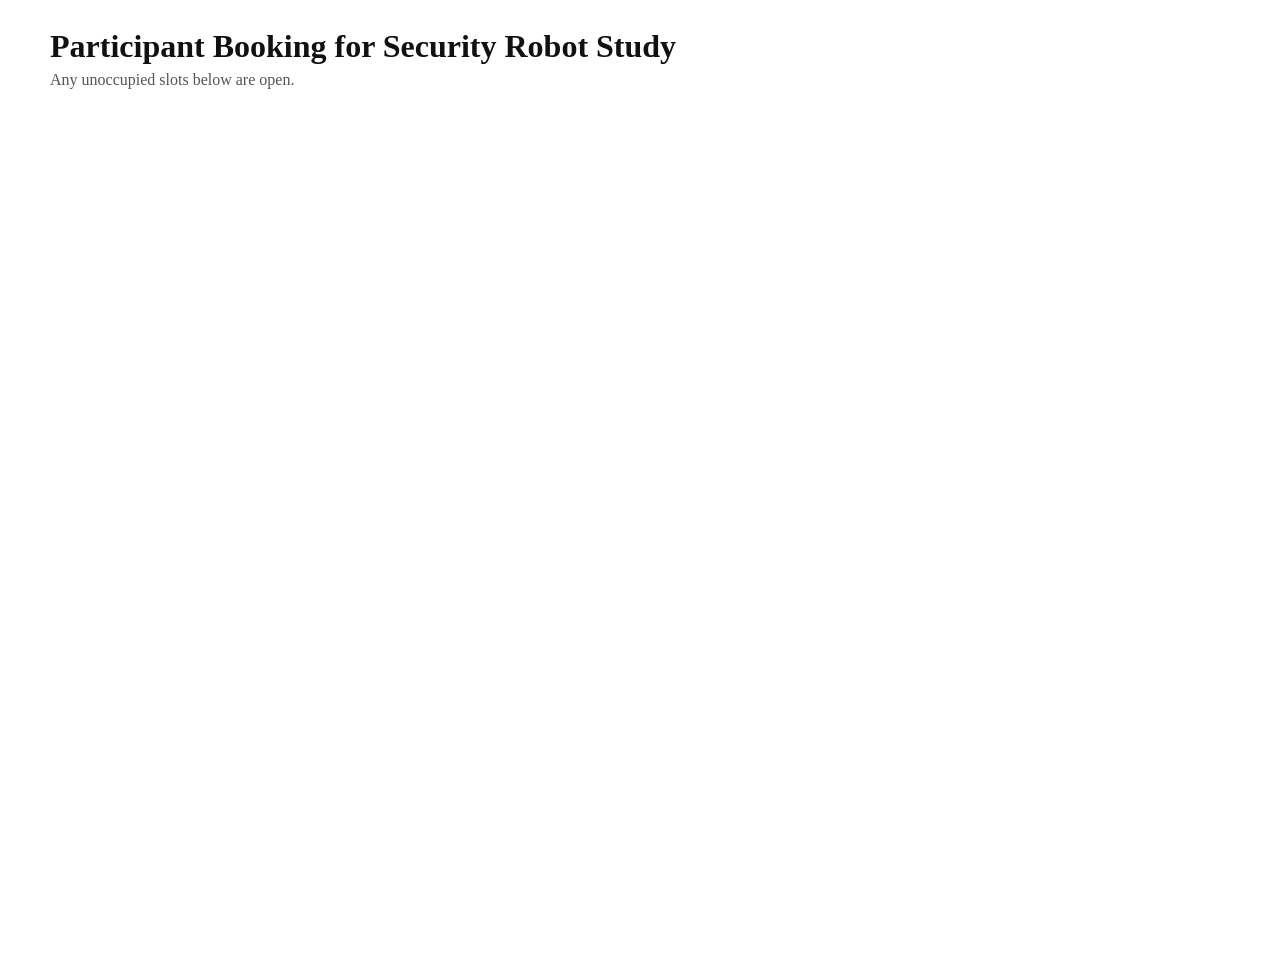
<file: studyCalendar.html>
<!DOCTYPE html>
<html lang="en">
<head>
  <meta charset="UTF-8" />
  <title>Participant Booking for Security Robot Study</title>
  <meta name="viewport" content="width=device-width, initial-scale=1" />
  <style>
    :root { --max: 1180px; } /* tweak: 1100–1250 to taste */

    body{
      font-family: "Times New Roman", Times, serif;
      margin: 0;
      background: #fff;
      color: #111;
    }

    .wrap{
      max-width: var(--max);
      margin: 28px auto 40px;
      padding: 0 18px;
    }

    h1{ font-size: 2rem; margin: 0 0 6px; }
    p{ margin: 0 0 18px; color: #555; }

    .cal{
      width: 100%;
      height: 820px;       
      border: 0;
      border-radius: 18px; 
      overflow: hidden; 
      display: block;
    }
  </style>
</head>

<body>
  <div class="wrap">
    <h1>Participant Booking for Security Robot Study</h1>
    <p>Any unoccupied slots below are open.</p>

    <iframe
      class="cal"
      scrolling="no"
      referrerpolicy="no-referrer-when-downgrade"
      src="https://calendar.google.com/calendar/embed?src=fbb2728fb157b7fbe3fd356db928497895b60b92984c16ac0870d0528b0d05d8%40group.calendar.google.com&ctz=America%2FVancouver">
    </iframe>
  </div>

  <script>    const iframe = document.querySelector('iframe.cal');
    const url = new URL(iframe.src);
    url.searchParams.set('mode', 'WEEK');            // default to week view
    url.searchParams.set('ctz', 'America/Vancouver'); // optional: lock timezone
    iframe.src = url.toString();
  </script>
</body>
</html>
</file>
<file: css/site.css>
:root {
  --ink: #1a1a1a;
  --muted: #5c5c5c;
  --faint: #8a8a8a;
  --line: #141414;
  --rule: #d4d4d4;
  --paper: #ffffff;
  --ghost: #e4e4e4;
  --ghost-dark: #c8c8c8;
  --shadow: 3px 3px 0 rgba(0, 0, 0, 0.16);
  --font: "Times New Roman", Times, serif;
  --cursor: url("../cursor.svg?v=2") 4 7, auto;
}

* { box-sizing: border-box; }

html, body, a, button, input, label, summary {
  cursor: var(--cursor);
}

html { scroll-behavior: smooth; }

body {
  margin: 0;
  min-height: 100vh;
  background: var(--paper);
  color: var(--ink);
  font-family: var(--font);
  font-size: 16px;
  line-height: 1.45;
  text-rendering: optimizeLegibility;
}

::selection { background: #d5d5d5; color: #111; }

button, input {
  font-family: inherit;
  color: inherit;
  font-size: inherit;
}

button {
  background: none;
  border: 0;
  padding: 0;
}

a { color: inherit; }

.sr {
  position: absolute;
  width: 1px;
  height: 1px;
  padding: 0;
  margin: -1px;
  overflow: hidden;
  clip: rect(0, 0, 0, 0);
  white-space: nowrap;
  border: 0;
}

/* ---------- homepage search ---------- */

.home {
  min-height: 100vh;
  display: flex;
  flex-direction: column;
  align-items: center;
}

.home .search { margin: 28vh auto 0; }

.search {
  position: relative;
  width: min(30rem, calc(100vw - 48px));
}

.bar {
  display: flex;
  align-items: center;
  justify-content: space-between;
  gap: 12px;
  border-bottom: 1px solid var(--line);
  padding: 4px 2px 7px;
}

.search input {
  flex: 1;
  min-width: 0;
  border: 0;
  outline: none;
  background: transparent;
  padding: 0;
  font-size: 15px;
  line-height: 1.4;
  caret-color: #111;
  caret-shape: block;
}

.search input::placeholder {
  color: #1c1c1c;
  opacity: 1;
}

.icon-btn {
  display: grid;
  place-items: center;
  width: 28px;
  height: 28px;
  flex: 0 0 auto;
  color: #141414;
  text-decoration: none;
  border-radius: 2px;
}

.icon-btn:hover,
.icon-btn:focus-visible {
  box-shadow: none;
  background: none;
  border-bottom: 1px solid #141414;
}

.ico { display: block; }

.suggestions {
  position: absolute;
  left: 0;
  right: 0;
  top: calc(100% + 0px);
  z-index: 5;
  margin: 0;
  padding: 6px 0;
  list-style: none;
  background: #fff;
  border: 1px solid #cfcfcf;
}

.suggestions[hidden] { display: none; }

.suggestions a {
  display: flex;
  align-items: center;
  gap: 12px;
  padding: 7px 14px;
  text-decoration: none;
  font-size: 15px;
  line-height: 1.35;
  color: #1a1a1a;
}

.clock { color: #8d8d8d; flex: 0 0 auto; }

.suggestions li.is-active a,
.suggestions a:hover,
.suggestions a:focus-visible {
  background: none;
  box-shadow: none;
  text-decoration: underline;
  text-underline-offset: 3px;
  outline: none;
}

.empty-note {
  padding: 8px 14px;
  color: var(--muted);
  font-size: 15px;
}

/* ---------- section pages ---------- */

.section {
  padding: 0 0 96px;
}

.column {
  box-sizing: content-box;
  width: 74ch;
  max-width: calc(100% - 120px);
  margin: 18px 48px 0 72px;
  padding: 0;
}

.mast {
  width: min(30rem, calc(100vw - 48px));
  max-width: 100%;
  margin-bottom: 34px;
}

.search.mast { z-index: 4; }

.mast-title {
  flex: 1;
  min-width: 0;
  font-size: 15px;
  line-height: 1.4;
}

.entries { display: flex; flex-direction: column; gap: 42px; }

.entry-venue {
  margin: 0;
  font-size: 13px;
  font-weight: 700;
  letter-spacing: 0.01em;
}

.entry-url {
  margin: 2px 0 0;
  font-size: 12px;
  color: var(--faint);
}

.entry-title {
  margin: 8px 0 6px;
  font-size: 16px;
  font-weight: 700;
  line-height: 1.35;
}

.entry-title a {
  color: inherit;
  text-decoration: none;
  box-decoration-break: clone;
}

.entry-summary,
.prose p,
.prose li {
  margin: 0;
  font-size: 14px;
  line-height: 1.5;
  color: var(--muted);
}

.entry-summary { color: #5e5e5e; }

.entry-body p,
.entry-body li {
  margin: 0 0 1em;
  font-size: 14px;
  line-height: 1.5;
  color: var(--ink);
}

.entry-body ul {
  margin: 0;
  padding-left: 1.25em;
}

.entry-body li { margin: 0.4em 0; }

.entry-body li:last-child { margin-bottom: 0; }

.award-org {
  margin: 0;
  font-size: 16px;
  font-weight: 400;
  line-height: 1.45;
}

.award-name {
  margin: 2px 0 0;
  font-size: 16px;
  font-weight: 700;
  line-height: 1.4;
}

.award-note {
  margin: 4px 0 0;
  font-size: 14px;
  font-weight: 400;
  line-height: 1.5;
  color: #1a1a1a;
}

.award-note a {
  color: inherit;
  text-decoration: underline;
  text-underline-offset: 2px;
}

.prose { display: flex; flex-direction: column; gap: 18px; }

.prose .lead {
  margin: 0;
  font-size: 16px;
  font-weight: 700;
  color: var(--ink);
  line-height: 1.35;
}

.prose .sub {
  margin: -10px 0 0;
  font-size: 13px;
  color: var(--faint);
}

.prose ul {
  margin: 0;
  padding-left: 1.2em;
}

a.more,
.prose a {
  color: #333;
  text-decoration: underline;
  text-underline-offset: 2px;
}

a.more:hover,
a.more:focus-visible,
.entry-title a:hover,
.entry-title a:focus-visible,
.prose a:hover,
.prose a:focus-visible,
.step-nav button:hover,
.step-nav button:focus-visible,
.back-link:hover,
.back-link:focus-visible {
  box-shadow: none;
  background: none;
  text-decoration: underline;
  text-underline-offset: 3px;
  outline: none;
}

/* ---------- articles ---------- */

.article { position: relative; background: #fff; }

.article-grid {
  position: relative;
  z-index: 1;
  width: min(1080px, 100%);
  margin: 0;
  padding: 22px 40px 100px 72px;
  display: grid;
  grid-template-columns: minmax(0, 72ch) 168px;
  column-gap: 48px;
  row-gap: 0;
  align-items: start;
}

.article-omnibox {
  grid-column: 1;
  grid-row: 1;
  width: 100%;
  margin: 0 0 40px;
}

.article-head { grid-column: 1; grid-row: 2; }

.article h1.article-title {
  margin: 0;
  font-size: 16px;
  font-weight: 700;
  line-height: 1.35;
  letter-spacing: 0;
  text-transform: none;
}

.article h1 {
  margin: 0;
  font-size: 17px;
  font-weight: 700;
  line-height: 1.35;
  letter-spacing: 0.005em;
  text-transform: uppercase;
}

.rule {
  margin: 8px 0 0;
  border: 0;
  border-top: 1px solid var(--line);
}

.article-meta {
  margin: 6px 0 0;
  font-size: 12px;
  line-height: 1.4;
  color: #222;
}

.article-meta a {
  color: inherit;
  text-decoration: none;
}

.article-meta a:hover,
.article-meta a:focus-visible {
  text-decoration: underline;
  text-underline-offset: 3px;
  box-shadow: none;
  outline: none;
}

.rule-row {
  display: flex;
  align-items: center;
  gap: 18px;
  margin-top: 8px;
}

.rule-row .rule { flex: 1; margin: 0; }

.rule-row .article-meta {
  margin: 0;
  white-space: nowrap;
}

.article-body .rule-row {
  margin: 0 0 1.1em;
}

.article-body {
  grid-column: 1;
  grid-row: 3;
  padding: 64px 0 0;
  font-size: 14px;
  line-height: 1.5;
  color: #161616;
}

.toc {
  grid-column: 2;
  grid-row: 3;
  position: sticky;
  top: 16px;
  align-self: start;
  display: flex;
  flex-direction: column;
  align-items: flex-start;
  gap: 18px;
  padding-top: 64px;
  font-size: 15px;
  z-index: 2;
  background: transparent;
}

.toc a {
  color: #1a1a1a;
  text-decoration: none;
  line-height: 1.35;
}

.toc a:hover,
.toc a:focus-visible {
  box-shadow: none;
  text-decoration: none;
  outline: none;
}

.toc a.is-active,
.toc a.is-active:hover,
.toc a.is-active:focus-visible {
  text-decoration: underline;
  text-underline-offset: 3px;
}

.article-body p { margin: 0 0 1.15em; }

.article-body section + section {
  margin-top: 5.6em;
}

.article-body h2 {
  margin: 0 0 1.15em;
  font-size: 16px;
  font-weight: 700;
  line-height: 1.35;
}

.article-body ul {
  margin: 0 0 1.1em;
  padding-left: 1.15em;
}

.article-body li { margin: 0.28em 0; }

.article-body section[id] { scroll-margin-top: 28px; }

.back-link {
  display: inline-block;
  margin-top: 0.4em;
  font-weight: 700;
  color: #161616;
  text-decoration: underline;
  text-underline-offset: 3px;
}

/* carousel */

.carousel {
  display: grid;
  margin: 8px 0 8px;
}

.panel {
  grid-area: 1 / 1;
  opacity: 0;
  visibility: hidden;
  pointer-events: none;
  transition: opacity 180ms ease, visibility 0s linear 180ms;
}

.panel.is-active {
  opacity: 1;
  visibility: visible;
  pointer-events: auto;
  transition: opacity 180ms ease, visibility 0s;
}

.step-head {
  display: flex;
  justify-content: space-between;
  align-items: baseline;
  gap: 16px;
  margin-bottom: 12px;
  font-size: 16px;
}

.step-count { white-space: nowrap; }

.pair,
.matrix {
  min-height: 160px;
}

.pair {
  display: grid;
  grid-template-columns: 1fr 108px 1fr;
  gap: 14px;
  align-items: stretch;
}

.box {
  border: 1px solid #141414;
  height: 160px;
  padding: 14px 16px 16px;
  background: rgba(255, 255, 255, 0.72);
  overflow: hidden;
}

.box-label { font-size: 16px; }

.ghost {
  height: 11px;
  margin-top: 12px;
  background: var(--ghost);
  width: 76%;
}

.ghost.short { width: 54%; background: #ececec; }

.ghost.tag {
  display: flex;
  align-items: center;
  height: 22px;
  width: 72%;
  padding: 0 8px;
  background: #d0d0d0;
  font-size: 13px;
  color: #222;
}

.compare-mid {
  display: flex;
  flex-direction: column;
  align-items: center;
  justify-content: center;
  gap: 8px;
  text-align: center;
  font-size: 16px;
}

.carousel .caption {
  min-height: 3em;
  margin: 12px 0 0;
}

.step-nav {
  display: flex;
  justify-content: space-between;
  align-items: center;
  margin-top: 8px;
}

.step-nav button {
  font-weight: 700;
  text-decoration: underline;
  text-underline-offset: 3px;
  padding: 2px 4px;
}

.matrix {
  display: grid;
  grid-template-columns: 92px repeat(7, minmax(0, 1fr));
  gap: 6px 8px;
  align-items: center;
  font-size: 12px;
}

.mx-col, .mx-row { text-align: center; line-height: 1.2; }
.mx-row { text-align: left; }

.mx-cell {
  height: 22px;
  background: #e3e3e3;
}

.heat {
  display: grid;
  grid-template-columns: repeat(8, 1fr);
  gap: 4px;
  width: 100%;
  margin-top: 14px;
}

.heat i {
  display: block;
  width: 100%;
  height: 16px;
  background: #ddd;
}

.bars { margin-top: 22px; display: flex; flex-direction: column; gap: 10px; }
.bars span { display: block; height: 11px; background: #e3e3e3; }
.bars span:nth-child(1) { width: 92%; }
.bars span:nth-child(2) { width: 78%; }
.bars span:nth-child(3) { width: 64%; background: #ececec; }

/* robot figures */

.legend {
  display: flex;
  flex-wrap: wrap;
  align-items: center;
  gap: 8px 18px;
  margin: 8px 0 12px;
  font-size: 13px;
  color: #222;
}

.swatch {
  display: inline-block;
  width: 12px;
  height: 12px;
  margin-right: 6px;
  vertical-align: -1px;
  border: 1px solid #141414;
}

.swatch.robot { background: #e08a8a; }
.swatch.threat { background: #1c1c1c; }
.swatch.bystander { background: #fff; }

.enactment {
  margin: 8px 0 22px;
}

.enactment img {
  display: block;
  width: 100%;
  height: auto;
}

.plan {
  margin: 0 0 22px;
  border: 1px solid #141414;
  background: rgba(255, 255, 255, 0.72);
}

.plan svg, .shot svg { display: block; width: 100%; height: auto; }

.shots {
  display: grid;
  grid-template-columns: 1fr 1fr;
  gap: 16px 18px;
  margin: 8px 0 28px;
}

.shot {
  margin: 0;
  border: 1px solid #141414;
  background: rgba(255, 255, 255, 0.72);
}

.shot figcaption {
  padding: 6px 8px 8px;
  font-size: 12px;
  line-height: 1.35;
  color: #222;
}

@media (max-width: 860px) {
  .section { padding: 0 0 72px; }
  .column {
    box-sizing: border-box;
    width: auto;
    max-width: 100%;
    margin: 0;
    padding: 16px 20px 0;
  }
  .article-grid {
    grid-template-columns: 1fr;
    padding: 16px 20px 72px;
  }
  .article-omnibox { grid-row: 1; }
  .article-head { grid-row: 2; }
  .toc {
    grid-column: 1;
    grid-row: 3;
    position: sticky;
    top: 12px;
    flex-direction: row;
    flex-wrap: wrap;
    gap: 12px 18px;
    padding: 12px 0;
    background: #fff;
  }
  .article-body { grid-row: 4; padding-left: 0; }
  .pair { grid-template-columns: 1fr; }
  .compare-mid { min-height: 52px; padding: 6px 0; }
  .box { height: 148px; }
  .shots { grid-template-columns: 1fr; }
  .rule-row { align-items: flex-start; }
  .rule-row .article-meta { white-space: normal; }
}

@media (prefers-reduced-motion: reduce) {
  html { scroll-behavior: auto; }
  .panel { transition: none; }
}
</file>
<file: css/classic.css>
html, body, a, button, input, label, summary {
  cursor: auto;
}

body.article {
  max-width: 720px;
  margin: 60px auto;
  padding: 0 20px 80px;
  background: #fff;
  color: #111;
  font-family: "Times New Roman", Times, serif;
  font-size: 16px;
  line-height: 1.6;
}

body.article .article-grid {
  width: auto;
  margin: 0;
  padding: 0;
  display: block;
}

body.article .article-body {
  padding: 0;
  font-size: 16px;
  line-height: 1.6;
  color: #111;
}

body.article h1,
body.article h1.article-title,
body.article .article-body h2 {
  font-family: inherit;
  letter-spacing: 0;
  text-transform: none;
}

body.article h1.article-title {
  margin: 8px 0 20px;
  font-size: 1.7rem;
  font-weight: 700;
  line-height: 1.3;
}

body.article .article-body h2 {
  margin: 32px 0 12px;
  font-size: 1.25rem;
}

body.article a {
  color: #0066cc;
  text-decoration: none;
}

body.article a:hover,
body.article a:focus-visible {
  text-decoration: underline;
  text-underline-offset: 2px;
}

body.article .home-link {
  display: inline-block;
  margin-bottom: 8px;
}
</file>
